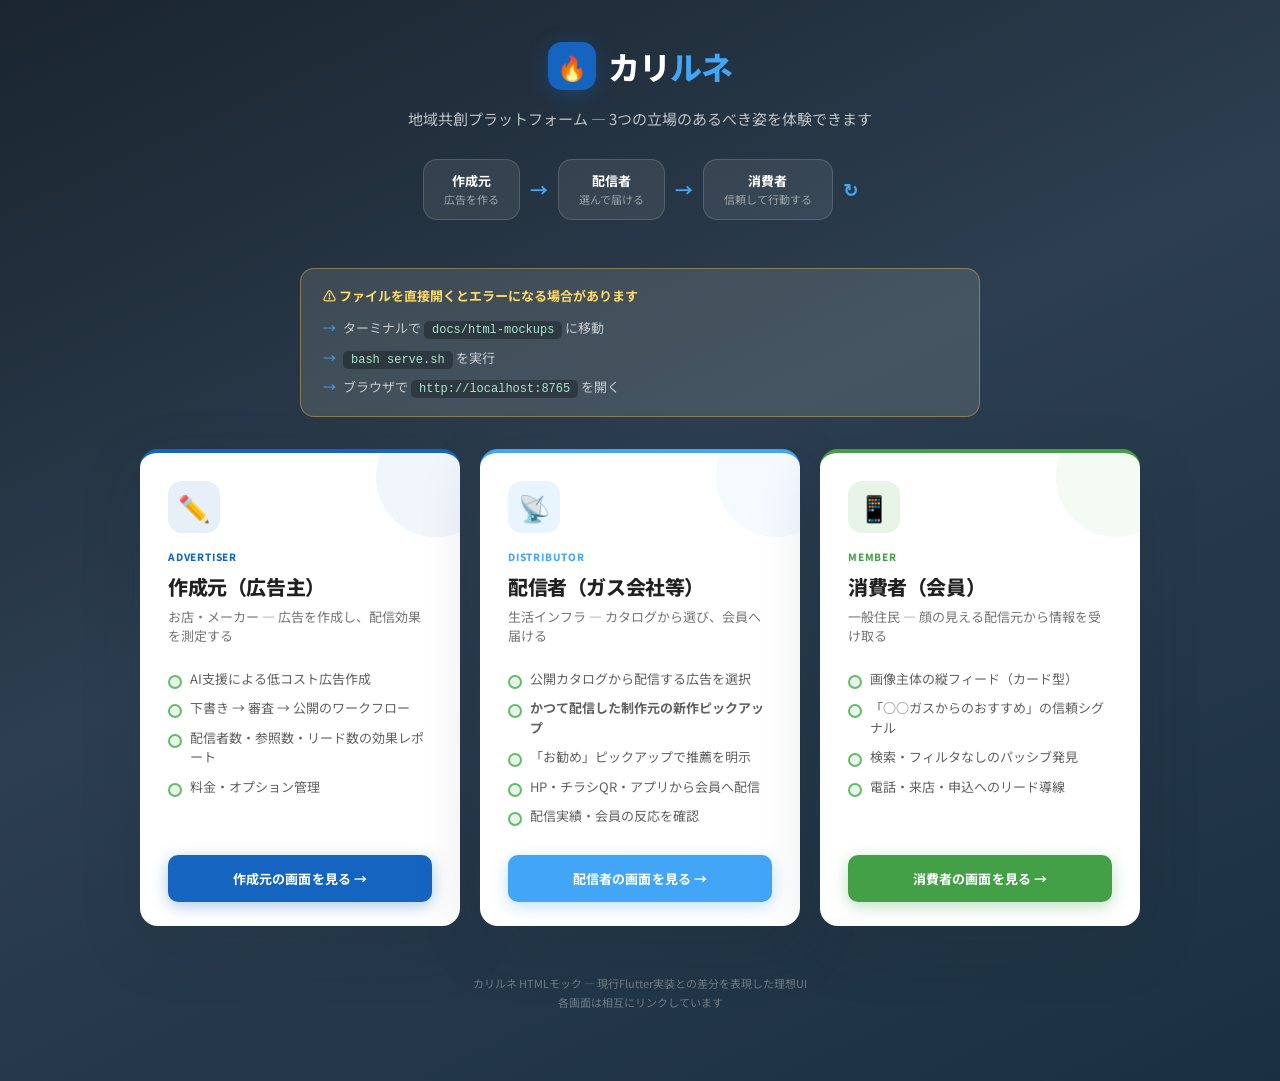
<file: docs/html-mockups/index.html>
<!DOCTYPE html>
<html lang="ja">
<head>
  <meta charset="UTF-8">
  <meta name="viewport" content="width=device-width, initial-scale=1.0">
  <meta name="color-scheme" content="light">
  <title>カリルネ — あるべき姿モック</title>
  <link rel="stylesheet" href="css/common.css">
  <link rel="stylesheet" href="css/portal.css">
</head>
<body>
  <div class="portal">
    <header class="portal-header">
      <div class="logo">
        <div class="logo-icon">🔥</div>
        <div class="logo-text">カリ<span>ルネ</span></div>
      </div>
      <p class="tagline">地域共創プラットフォーム — 3つの立場のあるべき姿を体験できます</p>
      <div class="portal-ecosystem" aria-label="エコシステムの流れ">
        <div class="eco-node">作成元<small>広告を作る</small></div>
        <div class="eco-arrow" aria-hidden="true">→</div>
        <div class="eco-node">配信者<small>選んで届ける</small></div>
        <div class="eco-arrow" aria-hidden="true">→</div>
        <div class="eco-node">消費者<small>信頼して行動する</small></div>
        <div class="eco-arrow" aria-hidden="true">↻</div>
      </div>
    </header>

    <div class="portal-notice" role="note">
      <strong>⚠️ ファイルを直接開くとエラーになる場合があります</strong>
      <ul class="notice-steps">
        <li>ターミナルで <code>docs/html-mockups</code> に移動</li>
        <li><code>bash serve.sh</code> を実行</li>
        <li>ブラウザで <code>http://localhost:8765</code> を開く</li>
      </ul>
    </div>

    <div class="role-cards">
      <article class="role-card creator">
        <div class="card-icon" aria-hidden="true">✏️</div>
        <div class="role-label">Advertiser</div>
        <h2>作成元（広告主）</h2>
        <p class="subtitle">お店・メーカー — 広告を作成し、配信効果を測定する</p>
        <ul>
          <li>AI支援による低コスト広告作成</li>
          <li>下書き → 審査 → 公開のワークフロー</li>
          <li>配信者数・参照数・リード数の効果レポート</li>
          <li>料金・オプション管理</li>
        </ul>
        <a href="advertiser.html" class="card-btn">作成元の画面を見る →</a>
      </article>

      <article class="role-card distributor">
        <div class="card-icon" aria-hidden="true">📡</div>
        <div class="role-label">Distributor</div>
        <h2>配信者（ガス会社等）</h2>
        <p class="subtitle">生活インフラ — カタログから選び、会員へ届ける</p>
        <ul>
          <li>公開カタログから配信する広告を選択</li>
          <li><strong>かつて配信した制作元の新作ピックアップ</strong></li>
          <li>「お勧め」ピックアップで推薦を明示</li>
          <li>HP・チラシQR・アプリから会員へ配信</li>
          <li>配信実績・会員の反応を確認</li>
        </ul>
        <a href="distributor-pick.html" class="card-btn">配信者の画面を見る →</a>
      </article>

      <article class="role-card consumer">
        <div class="card-icon" aria-hidden="true">📱</div>
        <div class="role-label">Member</div>
        <h2>消費者（会員）</h2>
        <p class="subtitle">一般住民 — 顔の見える配信元から情報を受け取る</p>
        <ul>
          <li>画像主体の縦フィード（カード型）</li>
          <li>「○○ガスからのおすすめ」の信頼シグナル</li>
          <li>検索・フィルタなしのパッシブ発見</li>
          <li>電話・来店・申込へのリード導線</li>
        </ul>
        <a href="consumer.html" class="card-btn">消費者の画面を見る →</a>
      </article>
    </div>

    <footer class="portal-footer">
      カリルネ HTMLモック — 現行Flutter実装との差分を表現した理想UI<br>
      各画面は相互にリンクしています
    </footer>
  </div>
</body>
</html>
</file>
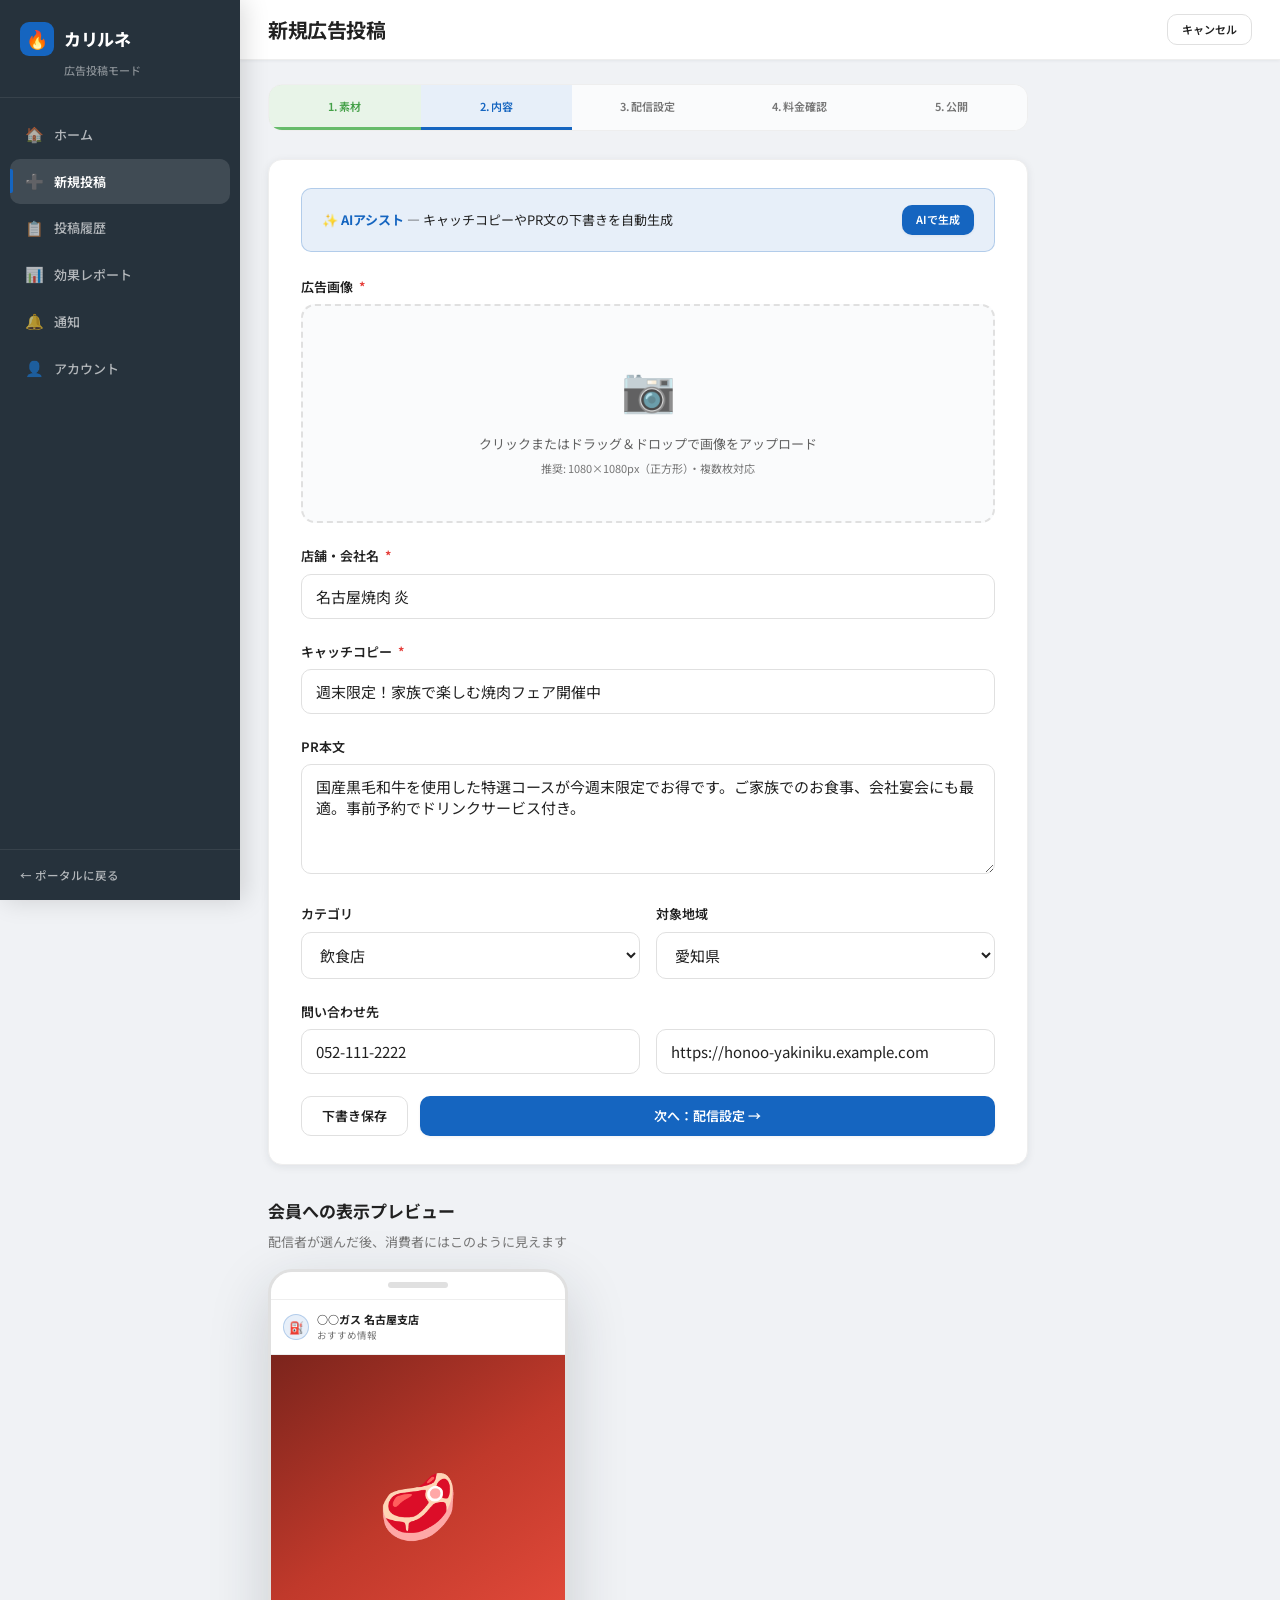
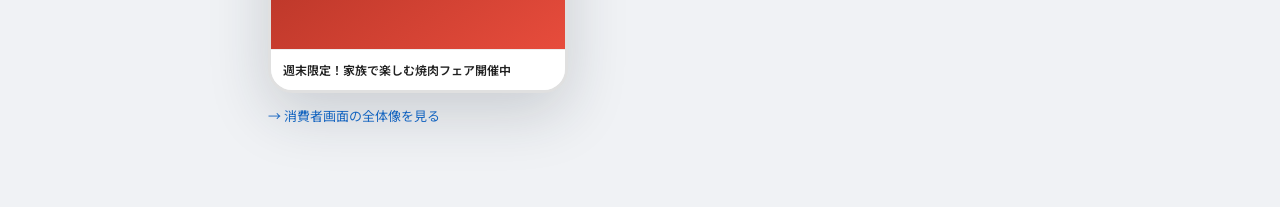
<file: docs/html-mockups/advertiser-create.html>
<!DOCTYPE html>
<html lang="ja">
<head>
  <meta charset="UTF-8">
  <meta name="viewport" content="width=device-width, initial-scale=1.0">
  <title>新規投稿 — 作成元 — カリルネ</title>
  <link rel="stylesheet" href="css/common.css">
  <link rel="stylesheet" href="css/operator.css">
</head>
<body>
  <div class="app-layout">
    <aside class="sidebar" id="sidebar">
      <div class="sidebar-brand">
        <div class="logo-row"><div class="logo-icon">🔥</div>カリルネ</div>
        <span class="mode-label">広告投稿モード</span>
      </div>
      <nav class="sidebar-nav">
        <a href="advertiser.html"><span class="nav-icon">🏠</span> ホーム</a>
        <a href="advertiser-create.html" class="active"><span class="nav-icon">➕</span> 新規投稿</a>
        <a href="advertiser.html#history"><span class="nav-icon">📋</span> 投稿履歴</a>
        <a href="advertiser.html#report"><span class="nav-icon">📊</span> 効果レポート</a>
        <a href="#"><span class="nav-icon">🔔</span> 通知</a>
        <a href="#"><span class="nav-icon">👤</span> アカウント</a>
      </nav>
      <div class="sidebar-footer"><a href="index.html">← ポータルに戻る</a></div>
    </aside>

    <main class="main-content">
      <header class="topbar">
        <div style="display:flex;align-items:center;gap:12px">
          <button class="mobile-nav-toggle" onclick="document.getElementById('sidebar').classList.toggle('open')">☰</button>
          <h1>新規広告投稿</h1>
        </div>
        <a href="advertiser.html" class="btn btn-outline btn-sm">キャンセル</a>
      </header>

      <div class="page-body">
        <div class="step-indicator" aria-label="投稿ステップ">
          <div class="step done">1. 素材</div>
          <div class="step current">2. 内容</div>
          <div class="step">3. 配信設定</div>
          <div class="step">4. 料金確認</div>
          <div class="step">5. 公開</div>
        </div>

        <div class="form-card">
          <div class="ai-banner">
            <p>✨ <strong>AIアシスト</strong> — キャッチコピーやPR文の下書きを自動生成</p>
            <button class="btn btn-accent btn-sm">AIで生成</button>
          </div>

          <div class="form-group">
            <label>広告画像 <span class="required">*</span></label>
            <div class="upload-zone" role="button" tabindex="0">
              <div class="upload-icon">📷</div>
              <p>クリックまたはドラッグ＆ドロップで画像をアップロード</p>
              <small>推奨: 1080×1080px（正方形）・複数枚対応</small>
            </div>
          </div>

          <div class="form-group">
            <label for="company">店舗・会社名 <span class="required">*</span></label>
            <input id="company" type="text" value="名古屋焼肉 炎">
          </div>

          <div class="form-group">
            <label for="catch">キャッチコピー <span class="required">*</span></label>
            <input id="catch" type="text" value="週末限定！家族で楽しむ焼肉フェア開催中">
          </div>

          <div class="form-group">
            <label for="pr">PR本文</label>
            <textarea id="pr">国産黒毛和牛を使用した特選コースが今週末限定でお得です。ご家族でのお食事、会社宴会にも最適。事前予約でドリンクサービス付き。</textarea>
          </div>

          <div class="form-row">
            <div class="form-group">
              <label for="category">カテゴリ</label>
              <select id="category">
                <option>飲食店</option>
                <option>生活雑貨</option>
                <option>美容・健康</option>
                <option>ガス・設備</option>
              </select>
            </div>
            <div class="form-group">
              <label for="area">対象地域</label>
              <select id="area">
                <option>愛知県</option>
                <option>岐阜県</option>
                <option>三重県</option>
              </select>
            </div>
          </div>

          <div class="form-group">
            <label>問い合わせ先</label>
            <div class="form-row">
              <input type="tel" value="052-111-2222" placeholder="電話番号" aria-label="電話番号">
              <input type="url" value="https://honoo-yakiniku.example.com" placeholder="Webサイト" aria-label="Webサイト">
            </div>
          </div>

          <div style="display:flex;gap:12px;margin-top:8px">
            <button class="btn btn-outline">下書き保存</button>
            <button class="btn btn-primary" style="flex:1">次へ：配信設定 →</button>
          </div>
        </div>

        <div class="preview-frame-wrap">
          <h2>会員への表示プレビュー</h2>
          <p>配信者が選んだ後、消費者にはこのように見えます</p>
          <div class="phone-frame">
            <div class="phone-notch"></div>
            <div class="phone-frame-header">
              <div class="mini-avatar">⛽</div>
              <div>
                <div class="mini-name">○○ガス 名古屋支店</div>
                <div class="mini-sub">おすすめ情報</div>
              </div>
            </div>
            <div class="phone-frame-image thumb-1">🥩</div>
            <div class="phone-frame-caption">週末限定！家族で楽しむ焼肉フェア開催中</div>
          </div>
          <p style="margin-top:12px;font-size:var(--text-sm)">
            <a href="consumer.html">→ 消費者画面の全体像を見る</a>
          </p>
        </div>
      </div>
    </main>
  </div>
</body>
</html>
</file>
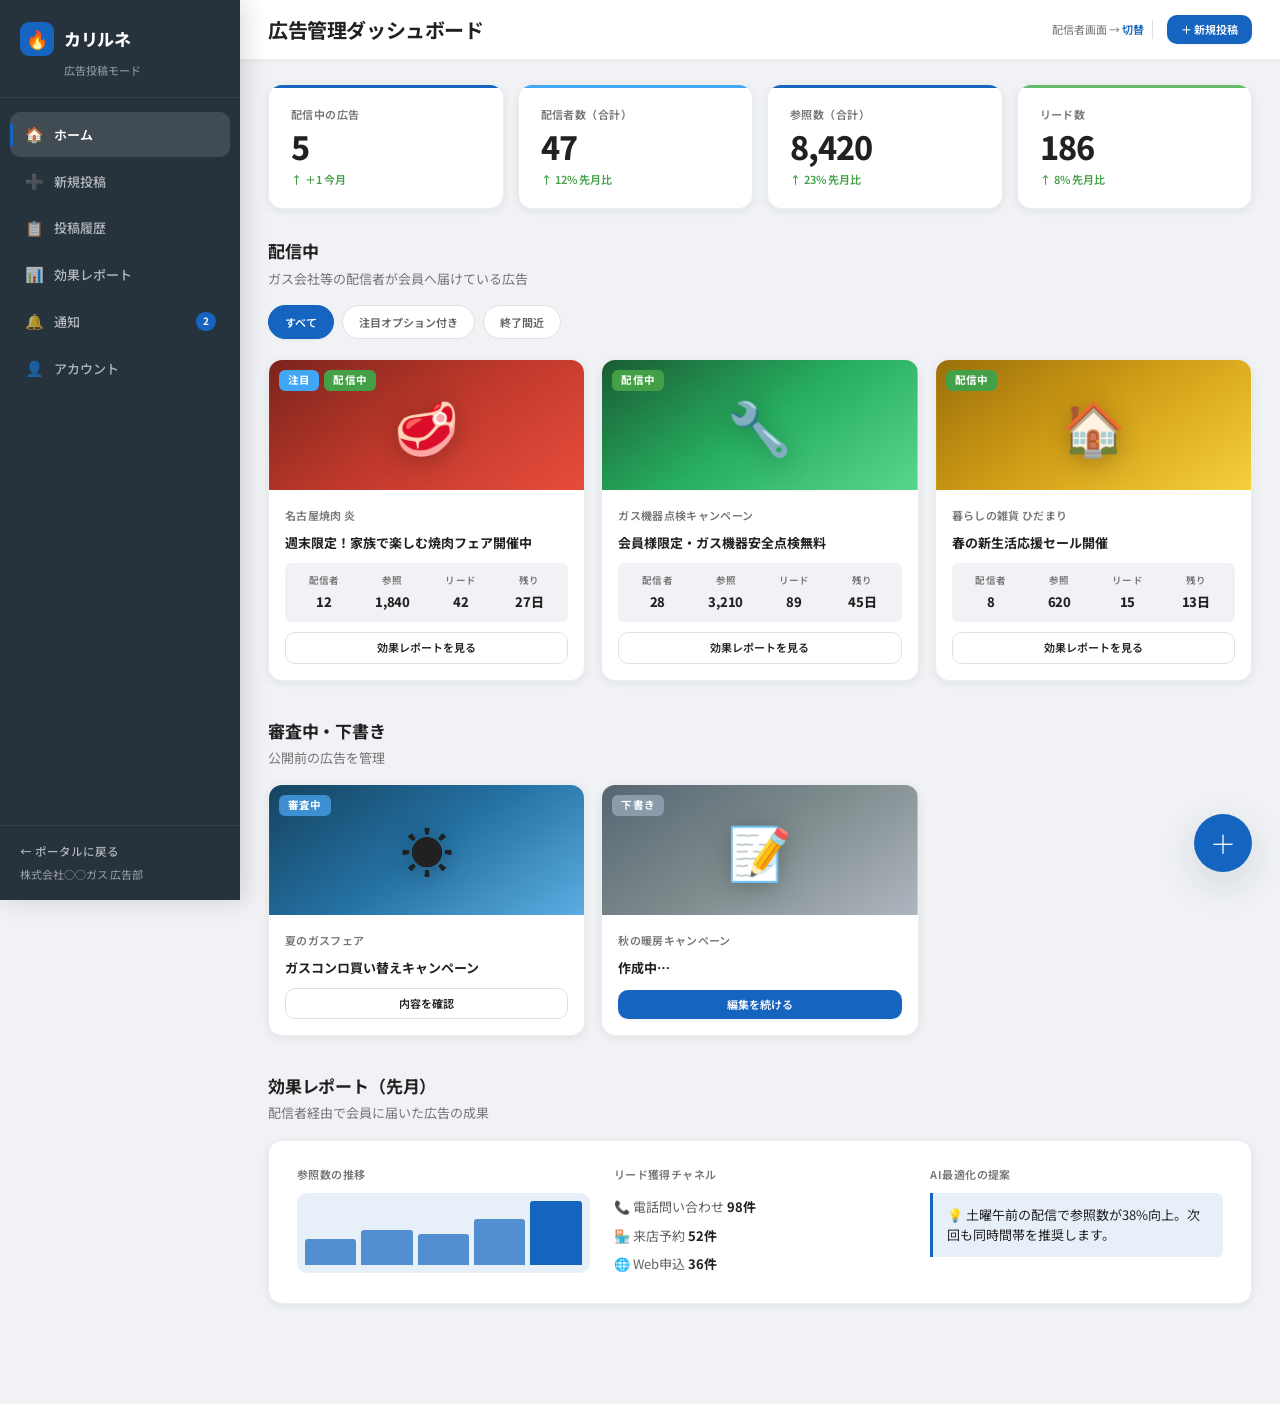
<file: docs/html-mockups/advertiser.html>
<!DOCTYPE html>
<html lang="ja">
<head>
  <meta charset="UTF-8">
  <meta name="viewport" content="width=device-width, initial-scale=1.0">
  <title>広告管理 — 作成元 — カリルネ</title>
  <link rel="stylesheet" href="css/common.css">
  <link rel="stylesheet" href="css/operator.css">
</head>
<body>
  <div class="app-layout">
    <aside class="sidebar" id="sidebar">
      <div class="sidebar-brand">
        <div class="logo-row">
          <div class="logo-icon">🔥</div>
          カリルネ
        </div>
        <span class="mode-label">広告投稿モード</span>
      </div>
      <nav class="sidebar-nav" aria-label="メインナビゲーション">
        <a href="advertiser.html" class="active"><span class="nav-icon">🏠</span> ホーム</a>
        <a href="advertiser-create.html"><span class="nav-icon">➕</span> 新規投稿</a>
        <a href="advertiser.html#history"><span class="nav-icon">📋</span> 投稿履歴</a>
        <a href="advertiser.html#report"><span class="nav-icon">📊</span> 効果レポート</a>
        <a href="#"><span class="nav-icon">🔔</span> 通知 <span class="badge-count">2</span></a>
        <a href="#"><span class="nav-icon">👤</span> アカウント</a>
      </nav>
      <div class="sidebar-footer">
        <a href="index.html">← ポータルに戻る</a>
        <div class="org-name">株式会社○○ガス 広告部</div>
      </div>
    </aside>

    <main class="main-content">
      <header class="topbar">
        <div style="display:flex;align-items:center;gap:12px">
          <button class="mobile-nav-toggle" onclick="document.getElementById('sidebar').classList.toggle('open')" aria-label="メニュー">☰</button>
          <h1>広告管理ダッシュボード</h1>
        </div>
        <div class="topbar-actions">
          <span class="role-switch">配信者画面 → <a href="distributor.html">切替</a></span>
          <a href="advertiser-create.html" class="btn btn-accent btn-sm">＋ 新規投稿</a>
        </div>
      </header>

      <div class="page-body">
        <div class="stats-grid">
          <div class="stat-card">
            <div class="label">配信中の広告</div>
            <div class="value">5</div>
            <div class="delta">＋1 今月</div>
          </div>
          <div class="stat-card accent">
            <div class="label">配信者数（合計）</div>
            <div class="value">47</div>
            <div class="delta">12% 先月比</div>
          </div>
          <div class="stat-card">
            <div class="label">参照数（合計）</div>
            <div class="value">8,420</div>
            <div class="delta">23% 先月比</div>
          </div>
          <div class="stat-card green">
            <div class="label">リード数</div>
            <div class="value">186</div>
            <div class="delta">8% 先月比</div>
          </div>
        </div>

        <section class="section" id="active">
          <div class="section-header">
            <div>
              <h2>配信中</h2>
              <p>ガス会社等の配信者が会員へ届けている広告</p>
            </div>
          </div>
          <div class="filter-bar" role="group" aria-label="フィルター">
            <span class="chip active">すべて</span>
            <span class="chip">注目オプション付き</span>
            <span class="chip">終了間近</span>
          </div>
          <div class="ad-grid">
            <article class="op-ad-card">
              <div class="op-ad-thumb thumb-1 thumb-emoji" data-emoji="🥩">
                <div class="badges">
                  <span class="badge badge-spotlight">注目</span>
                  <span class="badge badge-active">配信中</span>
                </div>
              </div>
              <div class="op-ad-body">
                <div class="company">名古屋焼肉 炎</div>
                <div class="catch">週末限定！家族で楽しむ焼肉フェア開催中</div>
                <div class="op-ad-stats">
                  <div><div class="s-label">配信者</div><div class="s-val">12</div></div>
                  <div><div class="s-label">参照</div><div class="s-val">1,840</div></div>
                  <div><div class="s-label">リード</div><div class="s-val">42</div></div>
                  <div><div class="s-label">残り</div><div class="s-val">27日</div></div>
                </div>
                <button class="btn btn-outline btn-sm btn-block">効果レポートを見る</button>
              </div>
            </article>

            <article class="op-ad-card">
              <div class="op-ad-thumb thumb-3 thumb-emoji" data-emoji="🔧">
                <div class="badges"><span class="badge badge-active">配信中</span></div>
              </div>
              <div class="op-ad-body">
                <div class="company">ガス機器点検キャンペーン</div>
                <div class="catch">会員様限定・ガス機器安全点検無料</div>
                <div class="op-ad-stats">
                  <div><div class="s-label">配信者</div><div class="s-val">28</div></div>
                  <div><div class="s-label">参照</div><div class="s-val">3,210</div></div>
                  <div><div class="s-label">リード</div><div class="s-val">89</div></div>
                  <div><div class="s-label">残り</div><div class="s-val">45日</div></div>
                </div>
                <button class="btn btn-outline btn-sm btn-block">効果レポートを見る</button>
              </div>
            </article>

            <article class="op-ad-card">
              <div class="op-ad-thumb thumb-2 thumb-emoji" data-emoji="🏠">
                <div class="badges"><span class="badge badge-active">配信中</span></div>
              </div>
              <div class="op-ad-body">
                <div class="company">暮らしの雑貨 ひだまり</div>
                <div class="catch">春の新生活応援セール開催</div>
                <div class="op-ad-stats">
                  <div><div class="s-label">配信者</div><div class="s-val">8</div></div>
                  <div><div class="s-label">参照</div><div class="s-val">620</div></div>
                  <div><div class="s-label">リード</div><div class="s-val">15</div></div>
                  <div><div class="s-label">残り</div><div class="s-val">13日</div></div>
                </div>
                <button class="btn btn-outline btn-sm btn-block">効果レポートを見る</button>
              </div>
            </article>
          </div>
        </section>

        <section class="section" id="history">
          <div class="section-header">
            <div>
              <h2>審査中・下書き</h2>
              <p>公開前の広告を管理</p>
            </div>
          </div>
          <div class="ad-grid">
            <article class="op-ad-card">
              <div class="op-ad-thumb thumb-4 thumb-emoji" data-emoji="☀️">
                <div class="badges"><span class="badge badge-pending">審査中</span></div>
              </div>
              <div class="op-ad-body">
                <div class="company">夏のガスフェア</div>
                <div class="catch">ガスコンロ買い替えキャンペーン</div>
                <button class="btn btn-outline btn-sm btn-block">内容を確認</button>
              </div>
            </article>
            <article class="op-ad-card">
              <div class="op-ad-thumb thumb-6 thumb-emoji" data-emoji="📝">
                <div class="badges"><span class="badge badge-draft">下書き</span></div>
              </div>
              <div class="op-ad-body">
                <div class="company">秋の暖房キャンペーン</div>
                <div class="catch">作成中…</div>
                <a href="advertiser-create.html" class="btn btn-primary btn-sm btn-block">編集を続ける</a>
              </div>
            </article>
          </div>
        </section>

        <section class="section" id="report">
          <div class="section-header">
            <div>
              <h2>効果レポート（先月）</h2>
              <p>配信者経由で会員に届いた広告の成果</p>
            </div>
          </div>
          <div class="report-card">
            <div class="report-grid">
              <div class="report-block">
                <div class="report-label">参照数の推移</div>
                <div class="bar-chart" aria-hidden="true">
                  <div class="bar" style="height:40%"></div>
                  <div class="bar" style="height:55%"></div>
                  <div class="bar" style="height:48%"></div>
                  <div class="bar" style="height:72%"></div>
                  <div class="bar" style="height:100%"></div>
                </div>
              </div>
              <div class="report-block">
                <div class="report-label">リード獲得チャネル</div>
                <div style="font-size:var(--text-sm);line-height:2.2;color:var(--text-secondary)">
                  📞 電話問い合わせ <strong style="color:var(--text)">98件</strong><br>
                  🏪 来店予約 <strong style="color:var(--text)">52件</strong><br>
                  🌐 Web申込 <strong style="color:var(--text)">36件</strong>
                </div>
              </div>
              <div class="report-block">
                <div class="report-label">AI最適化の提案</div>
                <div class="ai-tip">
                  💡 土曜午前の配信で参照数が38%向上。次回も同時間帯を推奨します。
                </div>
              </div>
            </div>
          </div>
        </section>
      </div>

      <a href="advertiser-create.html" class="fab" title="新規投稿" aria-label="新規投稿">＋</a>
    </main>
  </div>
  <script>
    document.querySelectorAll('.chip').forEach(c => {
      c.addEventListener('click', () => {
        c.closest('.filter-bar').querySelectorAll('.chip').forEach(x => x.classList.remove('active'));
        c.classList.add('active');
      });
    });
  </script>
</body>
</html>
</file>
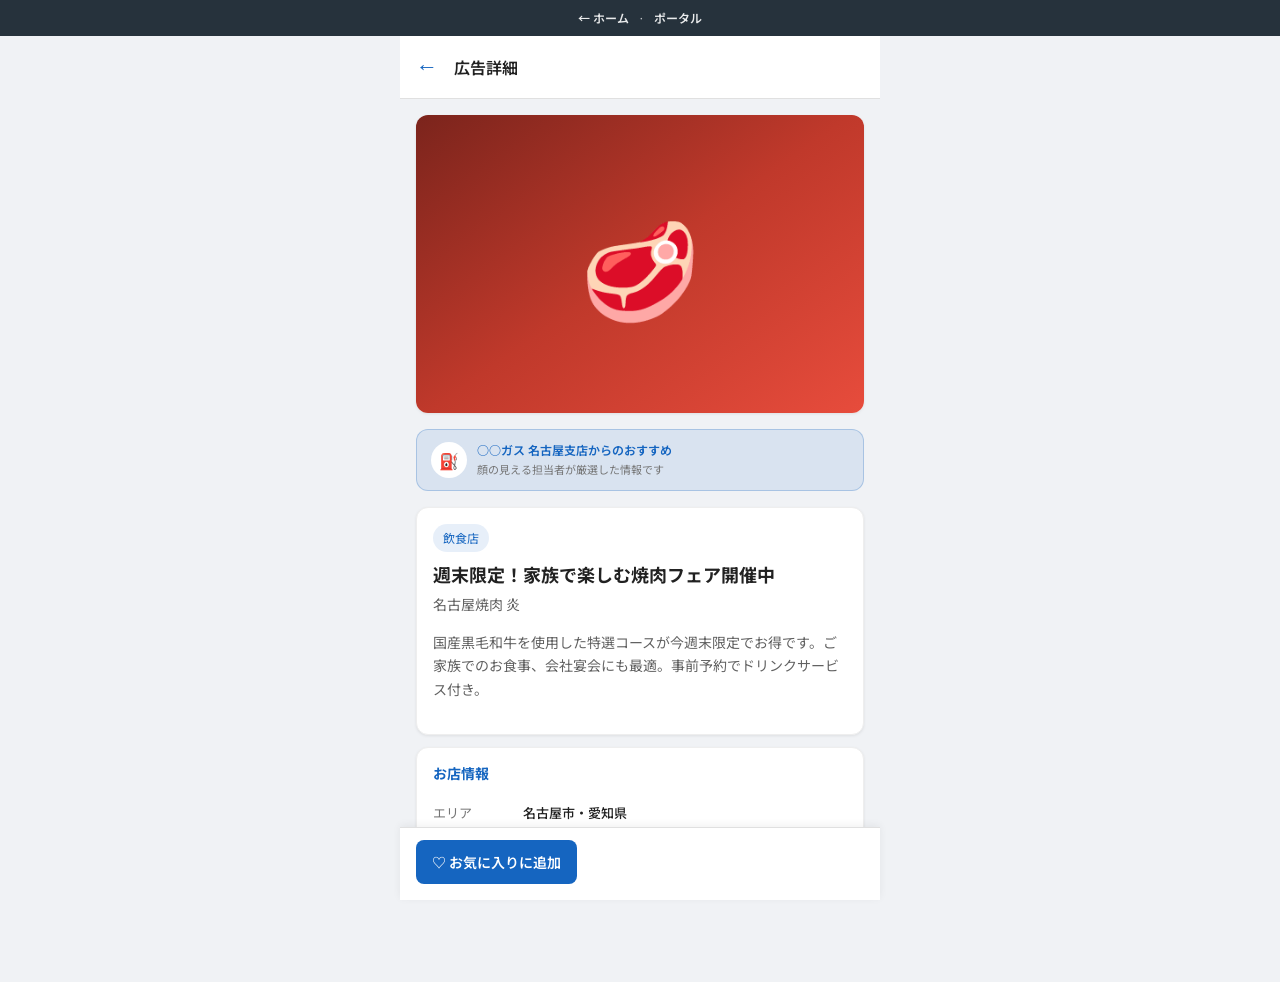
<file: docs/html-mockups/consumer-detail.html>
<!DOCTYPE html>
<html lang="ja">
<head>
  <meta charset="UTF-8">
  <meta name="viewport" content="width=device-width, initial-scale=1.0, viewport-fit=cover">
  <meta name="theme-color" content="#1565C0">
  <title>広告詳細 — カリルネ</title>
  <link rel="stylesheet" href="css/common.css">
  <link rel="stylesheet" href="css/consumer.css">
</head>
<body class="detail-page">

  <div class="mock-link-bar">
    <a href="consumer.html">← ホーム</a> ·
    <a href="index.html">ポータル</a>
  </div>

  <div class="detail-app">
    <header class="detail-appbar">
      <button class="back-btn" onclick="history.back()" aria-label="戻る">←</button>
      <h1>広告詳細</h1>
    </header>

    <div class="detail-scroll">
      <div class="detail-image-wrap">
        <div class="detail-image thumb-1" id="hero">
          <div class="emoji-hero" id="emoji" aria-hidden="true">🥩</div>
        </div>
      </div>

      <div class="detail-trust">
        <div class="trust-avatar" aria-hidden="true">⛽</div>
        <div>
          <div class="trust-text">○○ガス 名古屋支店からのおすすめ</div>
          <div class="trust-sub">顔の見える担当者が厳選した情報です</div>
        </div>
      </div>

      <div class="detail-content-card">
        <span class="category-chip" id="category">飲食店</span>
        <h2 id="title">週末限定！家族で楽しむ焼肉フェア開催中</h2>
        <div class="company" id="company">名古屋焼肉 炎</div>
        <p class="pr" id="pr">
          国産黒毛和牛を使用した特選コースが今週末限定でお得です。
          ご家族でのお食事、会社宴会にも最適。
          事前予約でドリンクサービス付き。
        </p>
      </div>

      <div class="detail-info-card">
        <div class="info-title">お店情報</div>
        <div class="info-row">
          <span class="label">エリア</span>
          <span class="value" id="area">名古屋市・愛知県</span>
        </div>
        <div class="info-row">
          <span class="label">電話</span>
          <span class="value" id="tel">052-111-2222</span>
        </div>
      </div>
    </div>

    <div class="detail-bottom-bar">
      <button class="btn-favorite" id="favBtn" onclick="toggleSave()">♡ お気に入りに追加</button>
    </div>
  </div>

  <script>
    const ads = {
      '1': {
        emoji: '🥩', bg: 'thumb-1',
        title: '週末限定！家族で楽しむ焼肉フェア開催中',
        company: '名古屋焼肉 炎',
        pr: '国産黒毛和牛を使用した特選コースが今週末限定でお得です。ご家族でのお食事、会社宴会にも最適。事前予約でドリンクサービス付き。',
        category: '飲食店', area: '名古屋市・愛知県', tel: '052-111-2222'
      },
      '2': {
        emoji: '🔧', bg: 'thumb-2',
        title: '会員様限定・ガス機器安全点検無料',
        company: '○○ガス 名古屋支店',
        pr: 'お住まいのガス機器を無料点検いたします。安全・安心なガス生活のために、お気軽にお申し込みください。',
        category: 'ガス・設備', area: '名古屋市・愛知県', tel: '052-000-0000'
      },
      '3': {
        emoji: '🏠', bg: 'thumb-3',
        title: '春の新生活応援セール開催',
        company: '暮らしの雑貨 ひだまり',
        pr: 'キッチン用品から収納グッズまで最大30%OFF。駅前店・オンラインショップ同時開催中。',
        category: '生活雑貨', area: '岐阜県各所', tel: '058-000-0000'
      }
    };

    const id = new URLSearchParams(location.search).get('id') || '1';
    const ad = ads[id] || ads['1'];
    const hero = document.getElementById('hero');
    hero.className = 'detail-image ' + ad.bg;
    document.getElementById('emoji').textContent = ad.emoji;
    document.getElementById('title').textContent = ad.title;
    document.getElementById('company').textContent = ad.company;
    document.getElementById('pr').textContent = ad.pr;
    document.getElementById('category').textContent = ad.category;
    document.getElementById('area').textContent = ad.area;
    document.getElementById('tel').textContent = ad.tel;

    function toggleSave() {
      const btn = document.getElementById('favBtn');
      const saved = btn.classList.toggle('saved');
      btn.textContent = saved ? '♥ お気に入り済み' : '♡ お気に入りに追加';
    }
  </script>
</body>
</html>
</file>
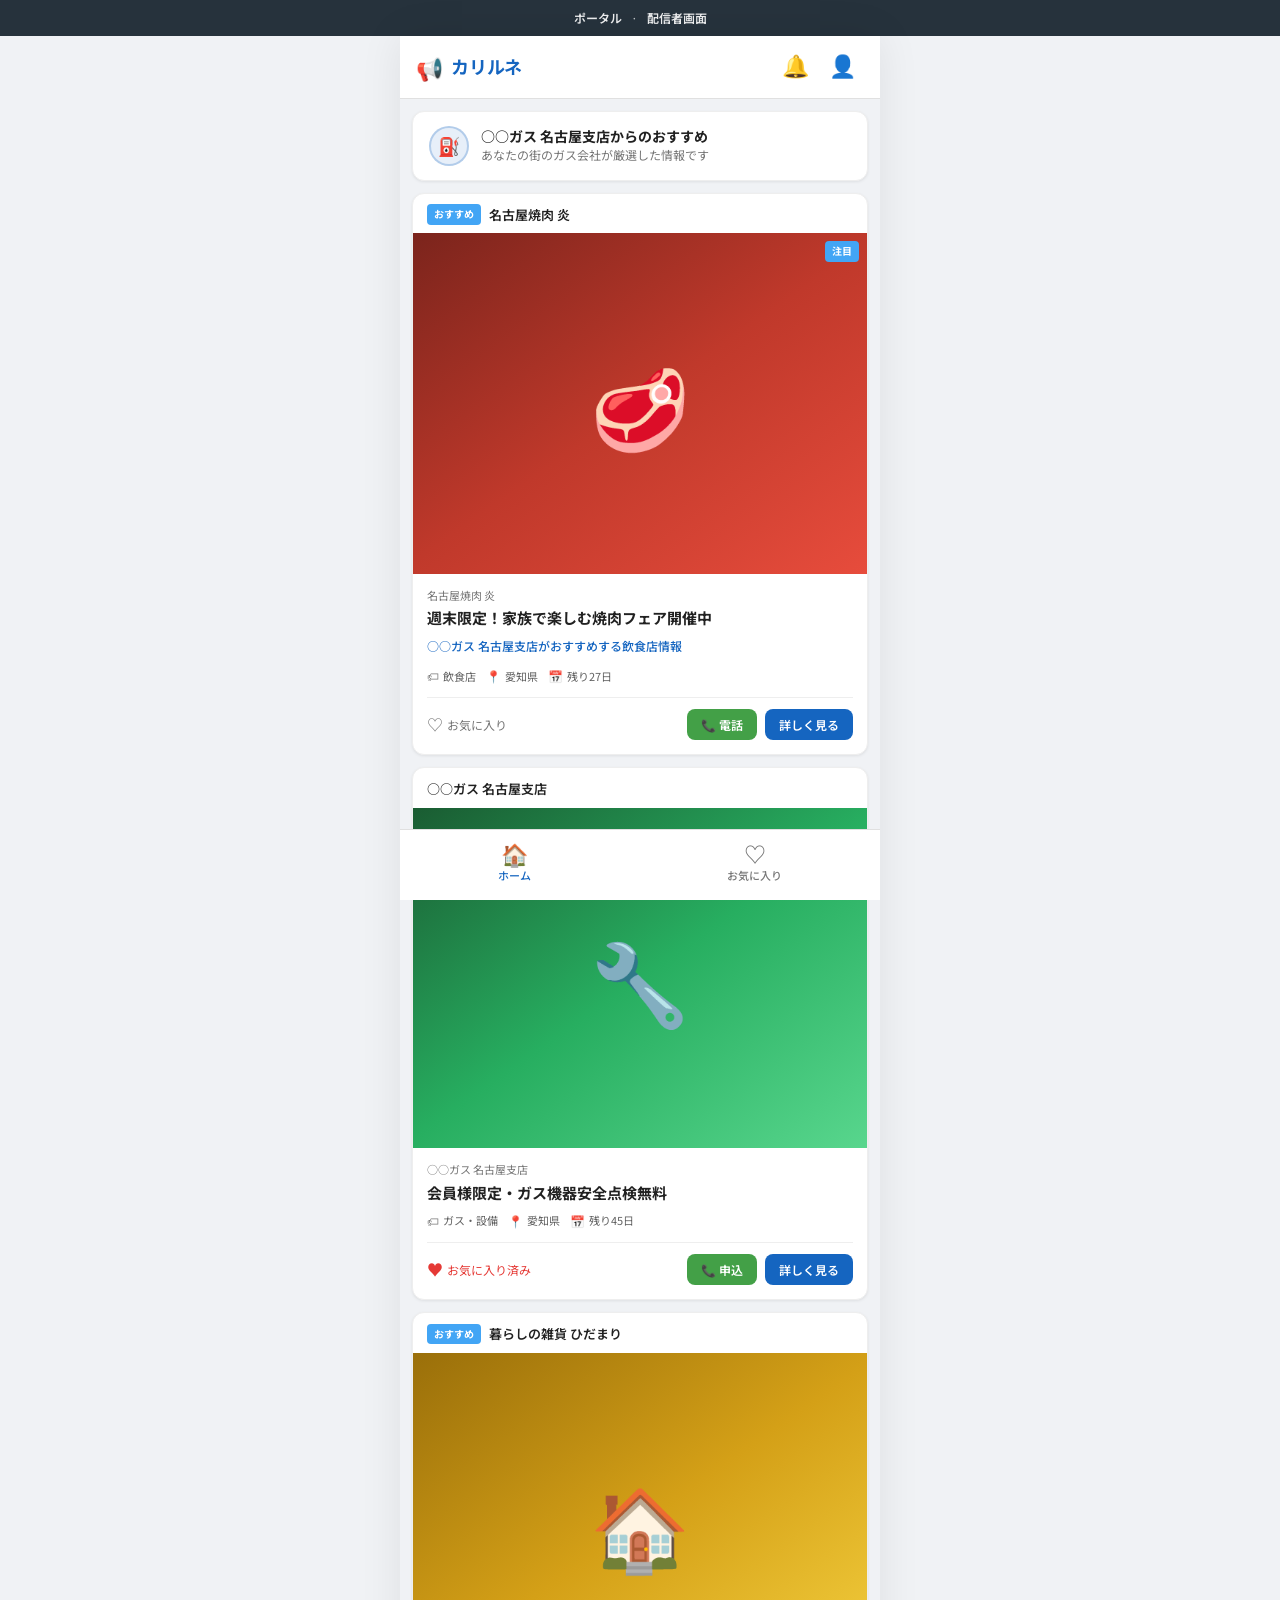
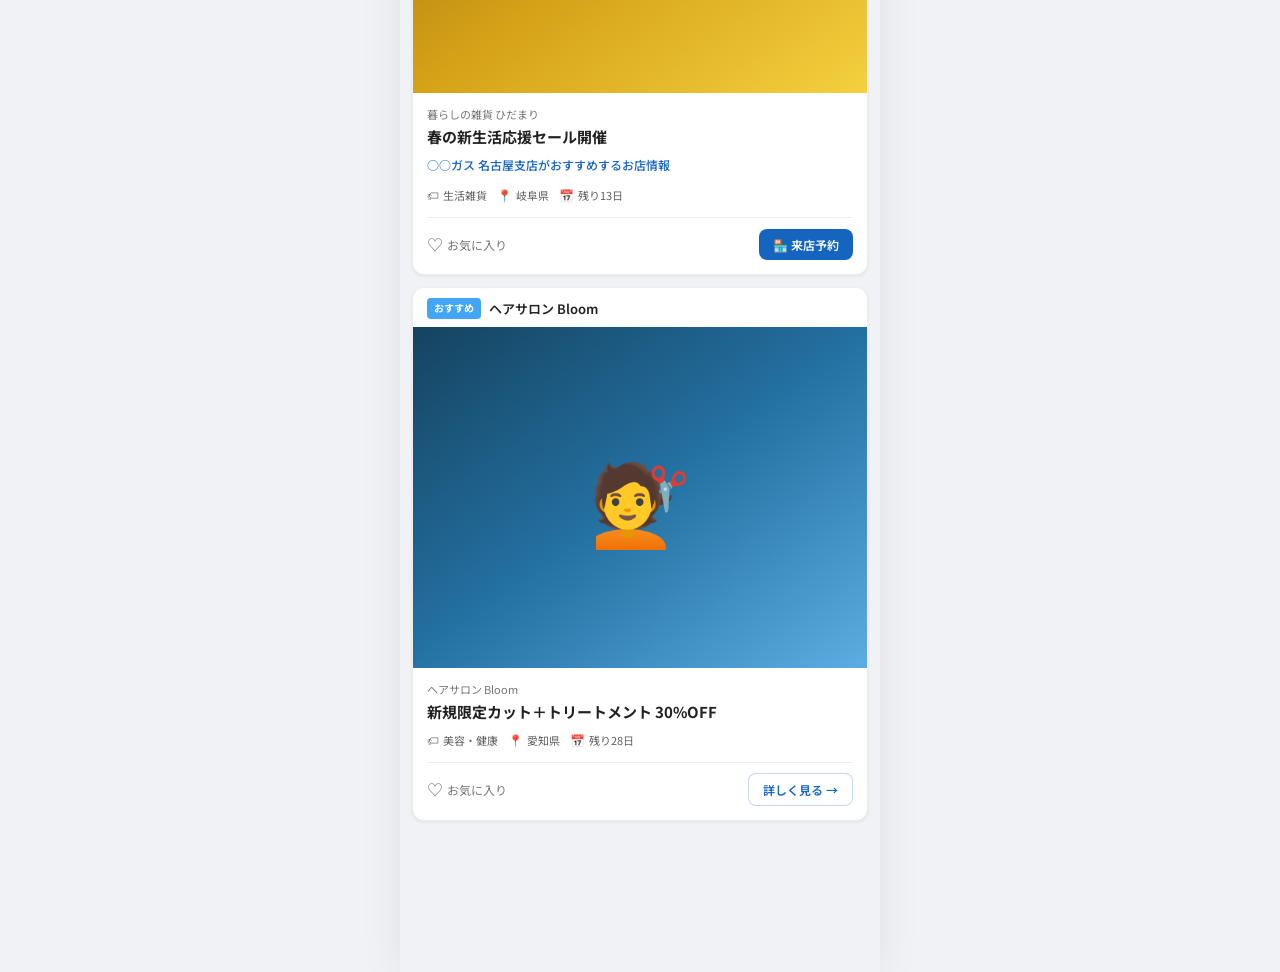
<file: docs/html-mockups/consumer.html>
<!DOCTYPE html>
<html lang="ja">
<head>
  <meta charset="UTF-8">
  <meta name="viewport" content="width=device-width, initial-scale=1.0, viewport-fit=cover">
  <meta name="theme-color" content="#1565C0">
  <meta name="color-scheme" content="light">
  <title>ホーム — カリルネ</title>
  <link rel="stylesheet" href="css/common.css">
  <link rel="stylesheet" href="css/consumer.css">
</head>
<body class="consumer-page">

  <div class="mock-link-bar">
    <a href="index.html">ポータル</a> ·
    <a href="distributor.html">配信者画面</a>
  </div>

  <div class="member-app">
    <!-- AppBar（Flutter AppShell 準拠） -->
    <header class="member-appbar">
      <div class="member-appbar-inner">
        <div class="brand">
          <span class="brand-icon" aria-hidden="true">📢</span>
          <span class="brand-name">カリルネ</span>
        </div>
        <div class="actions">
          <button class="icon-btn" aria-label="通知">🔔</button>
          <button class="icon-btn" aria-label="アカウント">👤</button>
        </div>
      </div>
    </header>

    <!-- 配信元の信頼シグナル -->
    <div class="distributor-banner">
      <div class="avatar" aria-hidden="true">⛽</div>
      <div>
        <div class="name">○○ガス 名古屋支店からのおすすめ</div>
        <div class="tagline">あなたの街のガス会社が厳選した情報です</div>
      </div>
    </div>

    <!-- 縦フィード（画像主体・ストーリーなし） -->
    <main class="feed-scroll">

      <article class="feed-card">
        <div class="feed-card-header">
          <div class="left">
            <span class="badge-rec">おすすめ</span>
            <span class="shop-name">名古屋焼肉 炎</span>
          </div>
        </div>
        <a href="consumer-detail.html?id=1" class="feed-image-link">
          <div class="feed-image thumb-1">
            <span class="spotlight-badge badge-spotlight">注目</span>
            <div class="emoji-hero" aria-hidden="true">🥩</div>
          </div>
        </a>
        <div class="feed-body">
          <div class="company">名古屋焼肉 炎</div>
          <div class="catchcopy">週末限定！家族で楽しむ焼肉フェア開催中</div>
          <div class="from-line">○○ガス 名古屋支店がおすすめする飲食店情報</div>
          <div class="feed-meta">
            <span class="meta-item"><span class="meta-icon">🏷</span>飲食店</span>
            <span class="meta-item"><span class="meta-icon">📍</span>愛知県</span>
            <span class="meta-item"><span class="meta-icon">📅</span>残り27日</span>
          </div>
          <div class="feed-actions">
            <button class="favorite-btn" onclick="toggleFav(this)">
              <span class="heart">♡</span> お気に入り
            </button>
            <div class="feed-cta-group">
              <button class="btn-feed btn-feed-green" onclick="alert('052-111-2222（デモ）')">📞 電話</button>
              <button class="btn-feed btn-feed-primary" onclick="location.href='consumer-detail.html?id=1'">詳しく見る</button>
            </div>
          </div>
        </div>
      </article>

      <article class="feed-card">
        <div class="feed-card-header">
          <div class="left">
            <span class="shop-name">○○ガス 名古屋支店</span>
          </div>
        </div>
        <a href="consumer-detail.html?id=2" class="feed-image-link">
          <div class="feed-image thumb-2">
            <div class="emoji-hero" aria-hidden="true">🔧</div>
          </div>
        </a>
        <div class="feed-body">
          <div class="company">○○ガス 名古屋支店</div>
          <div class="catchcopy">会員様限定・ガス機器安全点検無料</div>
          <div class="feed-meta">
            <span class="meta-item"><span class="meta-icon">🏷</span>ガス・設備</span>
            <span class="meta-item"><span class="meta-icon">📍</span>愛知県</span>
            <span class="meta-item"><span class="meta-icon">📅</span>残り45日</span>
          </div>
          <div class="feed-actions">
            <button class="favorite-btn liked" onclick="toggleFav(this)">
              <span class="heart">♥</span> お気に入り済み
            </button>
            <div class="feed-cta-group">
              <button class="btn-feed btn-feed-green" onclick="alert('052-000-0000（デモ）')">📞 申込</button>
              <button class="btn-feed btn-feed-primary" onclick="location.href='consumer-detail.html?id=2'">詳しく見る</button>
            </div>
          </div>
        </div>
      </article>

      <article class="feed-card">
        <div class="feed-card-header">
          <div class="left">
            <span class="badge-rec">おすすめ</span>
            <span class="shop-name">暮らしの雑貨 ひだまり</span>
          </div>
        </div>
        <a href="consumer-detail.html?id=3" class="feed-image-link">
          <div class="feed-image thumb-3">
            <div class="emoji-hero" aria-hidden="true">🏠</div>
          </div>
        </a>
        <div class="feed-body">
          <div class="company">暮らしの雑貨 ひだまり</div>
          <div class="catchcopy">春の新生活応援セール開催</div>
          <div class="from-line">○○ガス 名古屋支店がおすすめするお店情報</div>
          <div class="feed-meta">
            <span class="meta-item"><span class="meta-icon">🏷</span>生活雑貨</span>
            <span class="meta-item"><span class="meta-icon">📍</span>岐阜県</span>
            <span class="meta-item"><span class="meta-icon">📅</span>残り13日</span>
          </div>
          <div class="feed-actions">
            <button class="favorite-btn" onclick="toggleFav(this)">
              <span class="heart">♡</span> お気に入り
            </button>
            <div class="feed-cta-group">
              <button class="btn-feed btn-feed-primary" onclick="alert('来店予約（デモ）')">🏪 来店予約</button>
            </div>
          </div>
        </div>
      </article>

      <article class="feed-card">
        <div class="feed-card-header">
          <div class="left">
            <span class="badge-rec">おすすめ</span>
            <span class="shop-name">ヘアサロン Bloom</span>
          </div>
        </div>
        <div class="feed-image thumb-4">
          <div class="emoji-hero" aria-hidden="true">💇</div>
        </div>
        <div class="feed-body">
          <div class="company">ヘアサロン Bloom</div>
          <div class="catchcopy">新規限定カット＋トリートメント 30%OFF</div>
          <div class="feed-meta">
            <span class="meta-item"><span class="meta-icon">🏷</span>美容・健康</span>
            <span class="meta-item"><span class="meta-icon">📍</span>愛知県</span>
            <span class="meta-item"><span class="meta-icon">📅</span>残り28日</span>
          </div>
          <div class="feed-actions">
            <button class="favorite-btn" onclick="toggleFav(this)">
              <span class="heart">♡</span> お気に入り
            </button>
            <div class="feed-cta-group">
              <button class="btn-feed btn-feed-outline">詳しく見る →</button>
            </div>
          </div>
        </div>
      </article>

    </main>

    <!-- ボトムナビ（Flutter memberNavItems: ホーム / お気に入り） -->
    <nav class="member-bottom-nav" aria-label="メインナビゲーション">
      <a href="consumer.html" class="active" aria-current="page">
        <span class="nav-icon">🏠</span>ホーム
      </a>
      <a href="consumer-saved.html">
        <span class="nav-icon">♡</span>お気に入り
      </a>
    </nav>
  </div>

  <script>
    function toggleFav(btn) {
      const liked = btn.classList.toggle('liked');
      btn.innerHTML = liked
        ? '<span class="heart">♥</span> お気に入り済み'
        : '<span class="heart">♡</span> お気に入り';
    }
  </script>
</body>
</html>
</file>
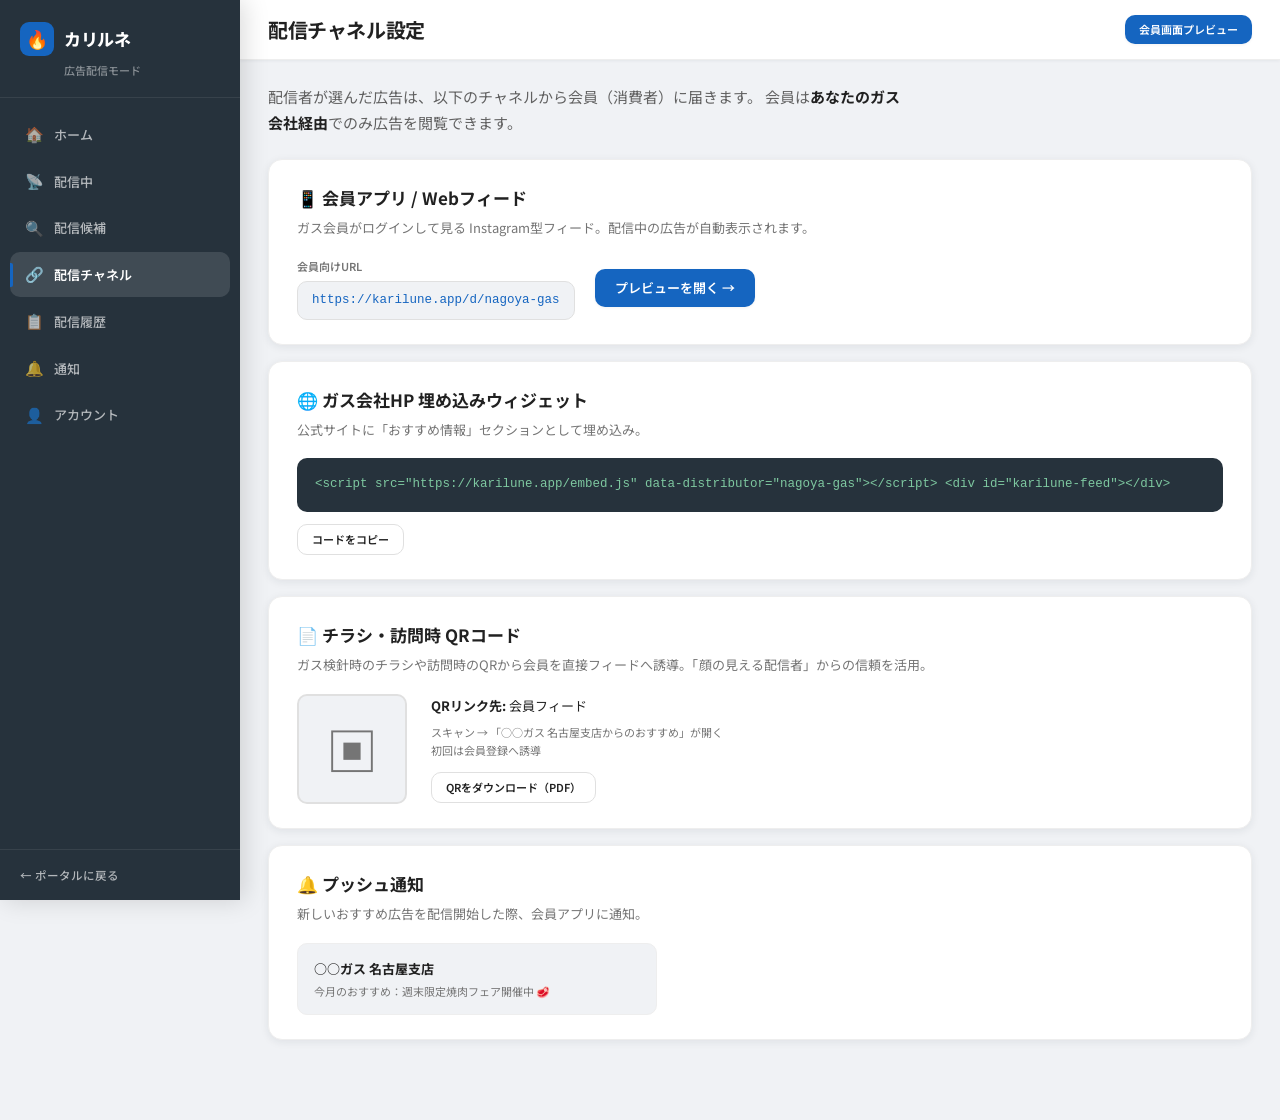
<file: docs/html-mockups/distributor-channels.html>
<!DOCTYPE html>
<html lang="ja">
<head>
  <meta charset="UTF-8">
  <meta name="viewport" content="width=device-width, initial-scale=1.0">
  <title>配信チャネル — 配信者 — カリルネ</title>
  <link rel="stylesheet" href="css/common.css">
  <link rel="stylesheet" href="css/operator.css">
</head>
<body>
  <div class="app-layout">
    <aside class="sidebar" id="sidebar">
      <div class="sidebar-brand">
        <div class="logo-row"><div class="logo-icon">🔥</div>カリルネ</div>
        <span class="mode-label">広告配信モード</span>
      </div>
      <nav class="sidebar-nav">
        <a href="distributor.html"><span class="nav-icon">🏠</span> ホーム</a>
        <a href="distributor.html#distributing"><span class="nav-icon">📡</span> 配信中</a>
        <a href="distributor.html#candidates"><span class="nav-icon">🔍</span> 配信候補</a>
        <a href="distributor-channels.html" class="active"><span class="nav-icon">🔗</span> 配信チャネル</a>
        <a href="distributor.html#history"><span class="nav-icon">📋</span> 配信履歴</a>
        <a href="#"><span class="nav-icon">🔔</span> 通知</a>
        <a href="#"><span class="nav-icon">👤</span> アカウント</a>
      </nav>
      <div class="sidebar-footer"><a href="index.html">← ポータルに戻る</a></div>
    </aside>

    <main class="main-content">
      <header class="topbar">
        <div style="display:flex;align-items:center;gap:12px">
          <button class="mobile-nav-toggle" onclick="document.getElementById('sidebar').classList.toggle('open')">☰</button>
          <h1>配信チャネル設定</h1>
        </div>
        <a href="consumer.html" class="btn btn-primary btn-sm">会員画面プレビュー</a>
      </header>

      <div class="page-body">
        <p style="font-size:var(--text-base);color:var(--text-secondary);margin-bottom:24px;max-width:640px;line-height:1.7">
          配信者が選んだ広告は、以下のチャネルから会員（消費者）に届きます。
          会員は<strong style="color:var(--text)">あなたのガス会社経由</strong>でのみ広告を閲覧できます。
        </p>

        <div class="channel-card">
          <h3>📱 会員アプリ / Webフィード</h3>
          <p>ガス会員がログインして見る Instagram型フィード。配信中の広告が自動表示されます。</p>
          <div style="display:flex;gap:20px;align-items:center;flex-wrap:wrap">
            <div>
              <div style="font-size:var(--text-xs);font-weight:600;color:var(--text-muted);margin-bottom:6px">会員向けURL</div>
              <span class="url-chip">https://karilune.app/d/nagoya-gas</span>
            </div>
            <a href="consumer.html" class="btn btn-primary">プレビューを開く →</a>
          </div>
        </div>

        <div class="channel-card">
          <h3>🌐 ガス会社HP 埋め込みウィジェット</h3>
          <p>公式サイトに「おすすめ情報」セクションとして埋め込み。</p>
          <div class="embed-code">&lt;script src="https://karilune.app/embed.js"
  data-distributor="nagoya-gas"&gt;&lt;/script&gt;
&lt;div id="karilune-feed"&gt;&lt;/div&gt;</div>
          <button class="btn btn-outline btn-sm" style="margin-top:12px" onclick="navigator.clipboard?.writeText(document.querySelector('.embed-code').textContent)">コードをコピー</button>
        </div>

        <div class="channel-card">
          <h3>📄 チラシ・訪問時 QRコード</h3>
          <p>ガス検針時のチラシや訪問時のQRから会員を直接フィードへ誘導。「顔の見える配信者」からの信頼を活用。</p>
          <div style="display:flex;gap:24px;align-items:center;flex-wrap:wrap">
            <div class="qr-box" aria-label="QRコード">▣</div>
            <div>
              <p style="font-size:var(--text-sm);margin-bottom:8px"><strong>QRリンク先:</strong> 会員フィード</p>
              <p style="font-size:var(--text-xs);color:var(--text-muted);line-height:1.6">
                スキャン → 「○○ガス 名古屋支店からのおすすめ」が開く<br>
                初回は会員登録へ誘導
              </p>
              <button class="btn btn-outline btn-sm" style="margin-top:12px">QRをダウンロード（PDF）</button>
            </div>
          </div>
        </div>

        <div class="channel-card">
          <h3>🔔 プッシュ通知</h3>
          <p>新しいおすすめ広告を配信開始した際、会員アプリに通知。</p>
          <div class="notif-preview">
            <div class="from">○○ガス 名古屋支店</div>
            <div class="body">今月のおすすめ：週末限定焼肉フェア開催中 🥩</div>
          </div>
        </div>
      </div>
    </main>
  </div>
</body>
</html>
</file>
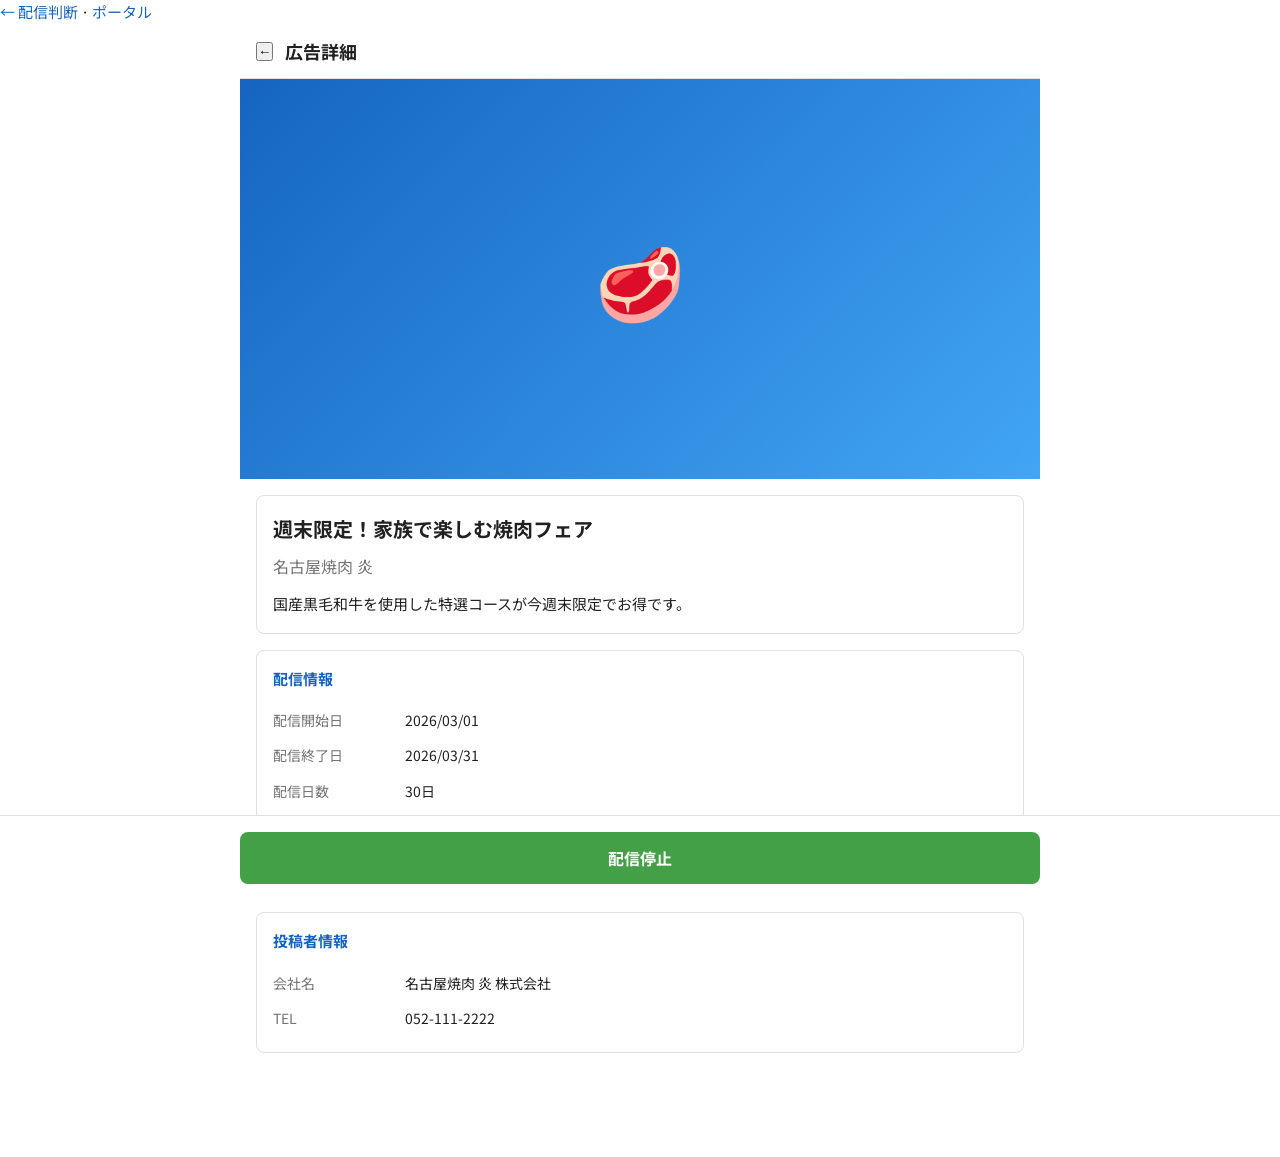
<file: docs/html-mockups/distributor-detail.html>
<!DOCTYPE html>
<html lang="ja">
<head>
  <meta charset="UTF-8">
  <meta name="viewport" content="width=device-width, initial-scale=1.0">
  <title>広告詳細 — 配信者 — カリルネ</title>
  <link rel="stylesheet" href="css/common.css">
  <link rel="stylesheet" href="css/operator.css">
</head>
<body class="dist-detail-page">

  <div class="mock-link-bar">
    <a href="distributor-pick.html">← 配信判断</a> ·
    <a href="index.html">ポータル</a>
  </div>

  <div class="dist-detail-app">
    <header class="dist-detail-appbar">
      <button class="back-btn" onclick="history.back()" aria-label="戻る">←</button>
      <h1>広告詳細</h1>
    </header>

    <div class="dist-detail-hero thumb-1" id="hero">
      <span id="emoji" aria-hidden="true">🥩</span>
    </div>

    <div class="dist-detail-body">
      <div class="dist-detail-card">
        <h2 id="title">週末限定！家族で楽しむ焼肉フェア</h2>
        <div class="company" id="company">名古屋焼肉 炎</div>
        <p id="pr">国産黒毛和牛を使用した特選コースが今週末限定でお得です。ご家族でのお食事、会社宴会にも最適。</p>
      </div>

      <div class="dist-detail-card">
        <h3>配信情報</h3>
        <div class="dist-info-row"><span class="label">配信開始日</span><span class="value" id="start">2026/03/01</span></div>
        <div class="dist-info-row"><span class="label">配信終了日</span><span class="value" id="end">2026/03/31</span></div>
        <div class="dist-info-row"><span class="label">配信日数</span><span class="value" id="days">30日</span></div>
        <div class="dist-info-row"><span class="label">カテゴリー</span><span class="value" id="category">飲食店</span></div>
        <div class="dist-info-row"><span class="label">広告料金</span><span class="value" id="fee">¥45,000</span></div>
      </div>

      <div class="dist-detail-card">
        <h3>投稿者情報</h3>
        <div class="dist-info-row"><span class="label">会社名</span><span class="value" id="advertiser">名古屋焼肉 炎 株式会社</span></div>
        <div class="dist-info-row"><span class="label">TEL</span><span class="value" id="tel">052-111-2222</span></div>
      </div>
    </div>
  </div>

  <div class="dist-detail-bottom">
    <button class="btn-distribute-full primary" id="distBtn" onclick="toggleDistribute()">配信する</button>
  </div>

  <script>
    const ads = {
      '1': { emoji: '📚', bg: 'thumb-4', title: '春期講習・無料体験授業受付中', company: 'スタディラボ進学塾', pr: '春休み特別講習と無料体験授業を実施中。個別指導で弱点克服をサポートします。', category: '教育・スクール', distributing: true },
      '3': { emoji: '🏠', bg: 'thumb-3', title: '春の新生活応援セール開催', company: '暮らしの雑貨 ひだまり', pr: 'キッチン用品から収納グッズまで最大30%OFF。', category: '生活雑貨', distributing: true },
      '4': { emoji: '🔧', bg: 'thumb-4', title: '水漏れ・鍵のトラブル即日対応', company: 'すぐ駆けつけ修理 24', pr: '水漏れ・鍵のトラブルに即日対応。会員様限定の優待料金あり。', category: '生活トラブル・修理', distributing: false },
      '5': { emoji: '💇', bg: 'thumb-5', title: '新規限定カット＋トリートメント 30%OFF', company: 'ヘアサロン Bloom', pr: '初回来店の方限定。カット＋トリートメントがお得。', category: '美容・健康', distributing: false },
      '7': { emoji: '💆', bg: 'thumb-2', title: '初回限定フェイシャル50%OFF', company: '癒サロン株式会社', pr: '梅雨前のボディケアキャンペーン実施中。', category: '美容・健康', distributing: false },
      '12': { emoji: '🥩', bg: 'thumb-1', title: '週末限定！家族で楽しむ焼肉フェア', company: '名古屋焼肉 炎', pr: '国産黒毛和牛を使用した特選コースが今週末限定でお得です。', category: '飲食店', distributing: true },
      'lottery': { emoji: '🎰', bg: '', title: '大抽選会', company: '○○ショッピングモール', pr: '豪華賞品が当たる大抽選会を開催。', category: 'イベント', distributing: false },
      'ref-1': { emoji: '🥩', bg: 'thumb-1', title: 'キッチンリフォーム相談会 予約受付中', company: '株式会社匠リフォーム', pr: 'キッチンリフォームの無料相談会を開催。', category: 'リフォーム', distributing: false },
      'ref-2': { emoji: '☕', bg: 'thumb-2', title: '春の新作ドリンクフェア開催', company: 'カフェドナゴヤ株式会社', pr: '季節限定ドリンクをご用意。', category: '飲食店', distributing: false },
      'ref-3': { emoji: '🍞', bg: 'thumb-3', title: '新商品パン試食会のお知らせ', company: '麦の香ベーカリー', pr: '新作パンの試食会を土日開催。', category: '飲食店', distributing: false },
      'ref-4': { emoji: '💆', bg: 'thumb-4', title: '梅雨前ボディケアキャンペーン', company: '癒サロン株式会社', pr: 'ボディケアコースが期間限定価格。', category: '美容・健康', distributing: false }
    };

    const id = new URLSearchParams(location.search).get('id') || '12';
    const ad = ads[id] || ads['12'];
    const hero = document.getElementById('hero');
    hero.className = 'dist-detail-hero ' + (ad.bg || '');
    if (!ad.bg) hero.style.background = 'linear-gradient(135deg,#1565C0,#42A5F5)';
    document.getElementById('emoji').textContent = ad.emoji;
    document.getElementById('title').textContent = ad.title;
    document.getElementById('company').textContent = ad.company;
    document.getElementById('pr').textContent = ad.pr;
    document.getElementById('category').textContent = ad.category;
    document.getElementById('advertiser').textContent = ad.company + ' 株式会社';

    const btn = document.getElementById('distBtn');
    function renderBtn(distributing) {
      btn.textContent = distributing ? '配信停止' : '配信する';
      btn.className = 'btn-distribute-full ' + (distributing ? 'distributing' : 'primary');
    }
    renderBtn(ad.distributing);

    function toggleDistribute() {
      const distributing = btn.classList.contains('distributing');
      if (distributing) {
        if (!confirm('配信を停止しますか？（デモ）')) return;
        renderBtn(false);
      } else {
        if (!confirm('この広告を会員へ配信しますか？（デモ）')) return;
        renderBtn(true);
      }
    }
  </script>
</body>
</html>
</file>
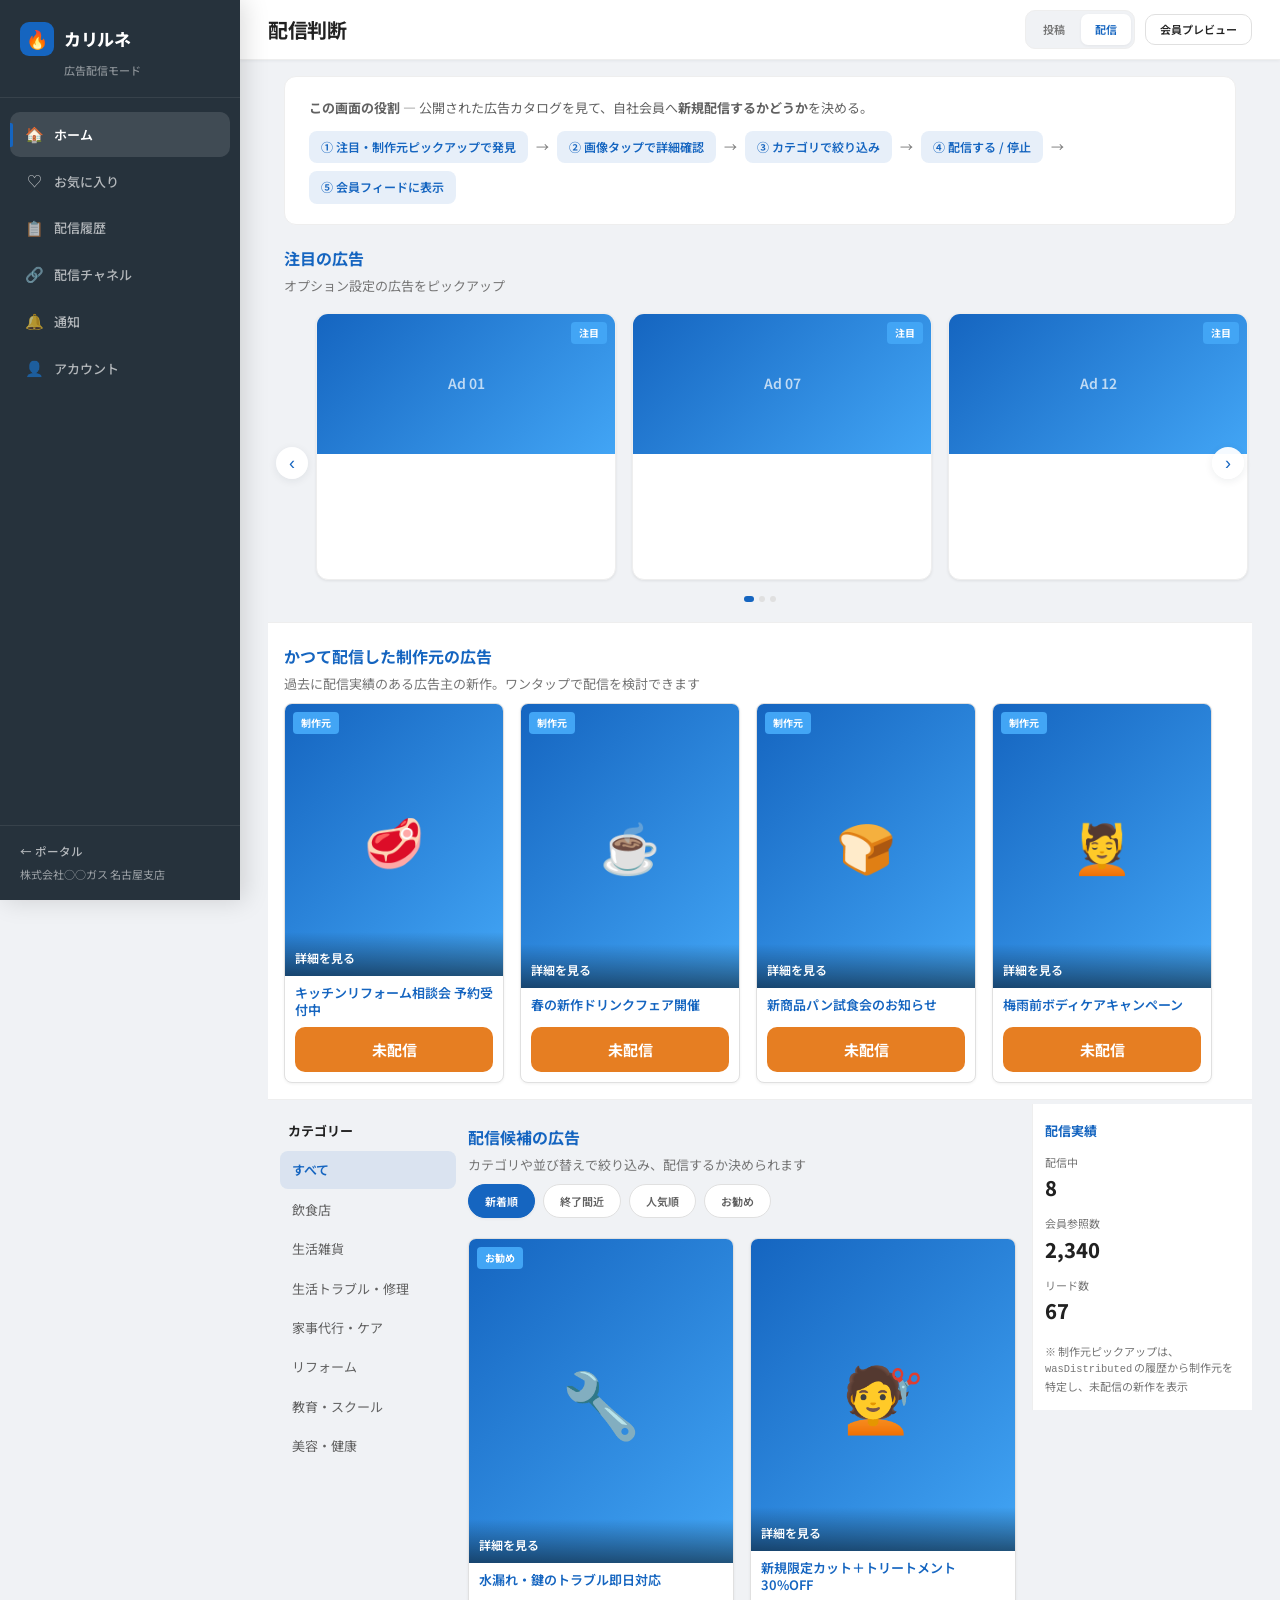
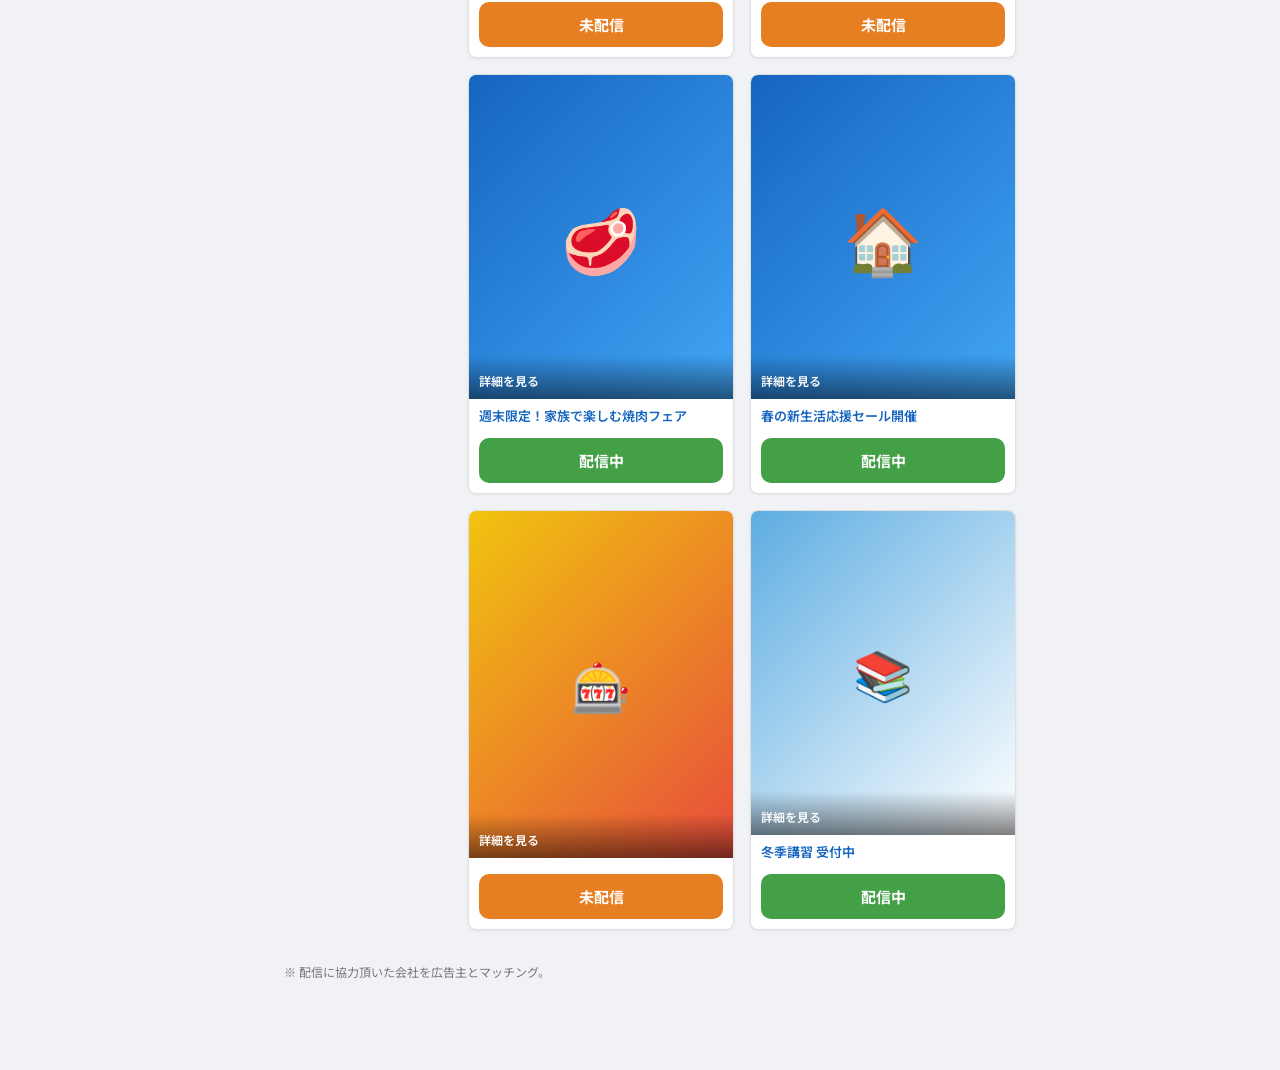
<file: docs/html-mockups/distributor-pick.html>
<!DOCTYPE html>
<html lang="ja">
<head>
  <meta charset="UTF-8">
  <meta name="viewport" content="width=device-width, initial-scale=1.0">
  <title>配信判断画面 — 配信者 — カリルネ（実装図）</title>
  <link rel="stylesheet" href="css/common.css">
  <link rel="stylesheet" href="css/operator.css">
</head>
<body>
  <div class="app-layout">
    <aside class="sidebar" id="sidebar">
      <div class="sidebar-brand">
        <div class="logo-row"><div class="logo-icon">🔥</div>カリルネ</div>
        <span class="mode-label">広告配信モード</span>
      </div>
      <nav class="sidebar-nav">
        <a href="distributor-pick.html" class="active"><span class="nav-icon">🏠</span> ホーム</a>
        <a href="#"><span class="nav-icon">♡</span> お気に入り</a>
        <a href="distributor.html#history"><span class="nav-icon">📋</span> 配信履歴</a>
        <a href="distributor-channels.html"><span class="nav-icon">🔗</span> 配信チャネル</a>
        <a href="#"><span class="nav-icon">🔔</span> 通知</a>
        <a href="#"><span class="nav-icon">👤</span> アカウント</a>
      </nav>
      <div class="sidebar-footer">
        <a href="index.html">← ポータル</a>
        <div class="org-name">株式会社○○ガス 名古屋支店</div>
      </div>
    </aside>

    <main class="main-content distributor-browse">
      <header class="topbar">
        <div style="display:flex;align-items:center;gap:12px">
          <button class="mobile-nav-toggle" onclick="document.getElementById('sidebar').classList.toggle('open')">☰</button>
          <h1>配信判断</h1>
        </div>
        <div class="topbar-actions">
          <div class="mode-switch">
            <a href="advertiser.html">投稿</a>
            <a href="distributor-pick.html" class="active">配信</a>
          </div>
          <a href="consumer.html" class="btn btn-outline btn-sm">会員プレビュー</a>
        </div>
      </header>

      <div class="page-body" style="padding-top:0">

        <!-- 実装の役割説明 -->
        <div class="flow-diagram" style="margin:16px 16px 0">
          <strong>この画面の役割</strong> — 公開された広告カタログを見て、自社会員へ<strong>新規配信するかどうか</strong>を決める。
          <div class="flow-steps">
            <span class="flow-step">① 注目・制作元ピックアップで発見</span>
            <span class="flow-arrow">→</span>
            <span class="flow-step">② 画像タップで詳細確認</span>
            <span class="flow-arrow">→</span>
            <span class="flow-step">③ カテゴリで絞り込み</span>
            <span class="flow-arrow">→</span>
            <span class="flow-step">④ 配信する / 停止</span>
            <span class="flow-arrow">→</span>
            <span class="flow-step">⑤ 会員フィードに表示</span>
          </div>
        </div>

        <!-- ① 注目の広告（既存 FeaturedAdsCarousel） -->
        <div class="browse-section-title">
          <h2>注目の広告</h2>
          <p>オプション設定の広告をピックアップ</p>
        </div>
        <div class="featured-carousel-wrap">
          <button class="carousel-nav prev" onclick="scrollCarousel(-1)" aria-label="前へ">‹</button>
          <div class="featured-carousel" id="featuredCarousel">
            <article class="featured-card">
              <a href="distributor-detail.html?id=1" class="fc-image-link">
                <div class="fc-image thumb-4" style="background:linear-gradient(135deg,#1565C0,#42A5F5)">
                  <span class="fc-badge">注目</span>
                  Ad 01
                </div>
              </a>
              <div class="fc-body">
                <div class="fc-company">スタディラボ進学塾</div>
                <div class="fc-catch">春期講習・無料体験授業受付中</div>
                <div class="fc-meta">
                  <span>🏷 教育・スクール</span>
                  <span>📍 三重県</span>
                  <span>📅 残り29日</span>
                </div>
                <div class="fc-link"><a href="distributor-detail.html?id=1">詳細を見る →</a></div>
              </div>
            </article>
            <article class="featured-card">
              <a href="distributor-detail.html?id=7" class="fc-image-link">
                <div class="fc-image" style="background:linear-gradient(135deg,#1565C0,#42A5F5)">
                  <span class="fc-badge">注目</span>
                  Ad 07
                </div>
              </a>
              <div class="fc-body">
                <div class="fc-company">癒サロン株式会社</div>
                <div class="fc-catch">初回限定フェイシャル50%OFF</div>
                <div class="fc-meta">
                  <span>🏷 美容・健康</span>
                  <span>📍 愛知県</span>
                  <span>📅 残り21日</span>
                </div>
                <div class="fc-link"><a href="distributor-detail.html?id=7">詳細を見る →</a></div>
              </div>
            </article>
            <article class="featured-card">
              <a href="distributor-detail.html?id=12" class="fc-image-link">
                <div class="fc-image" style="background:linear-gradient(135deg,#1565C0,#42A5F5)">
                  <span class="fc-badge">注目</span>
                  Ad 12
                </div>
              </a>
              <div class="fc-body">
                <div class="fc-company">名古屋焼肉 炎</div>
                <div class="fc-catch">週末限定！家族で楽しむ焼肉フェア</div>
                <div class="fc-meta">
                  <span>🏷 飲食店</span>
                  <span>📍 愛知県</span>
                  <span>📅 残り27日</span>
                </div>
                <div class="fc-link"><a href="distributor-detail.html?id=12">詳細を見る →</a></div>
              </div>
            </article>
          </div>
          <button class="carousel-nav next" onclick="scrollCarousel(1)" aria-label="次へ">›</button>
          <div class="carousel-dots"><span class="active"></span><span></span><span></span></div>
        </div>

        <!-- ② 【新機能】かつて配信した制作元の広告 -->
        <section class="pickup-section" aria-label="制作元ピックアップ">
          <div class="browse-section-title">
            <h2>かつて配信した制作元の広告</h2>
            <p>過去に配信実績のある広告主の新作。ワンタップで配信を検討できます</p>
          </div>
          <div class="pickup-visual-scroll">
            <article class="visual-ad-card">
              <a href="distributor-detail.html?id=ref-1" class="va-image va-image-link thumb-1">🥩<span class="va-badge">制作元</span><span class="va-detail-hint">詳細を見る</span></a>
              <div class="va-caption"><a href="distributor-detail.html?id=ref-1">キッチンリフォーム相談会 予約受付中</a></div>
              <button class="va-status not-distributing" onclick="toggleStatus(this)">未配信</button>
            </article>
            <article class="visual-ad-card">
              <a href="distributor-detail.html?id=ref-2" class="va-image va-image-link thumb-2">☕<span class="va-badge">制作元</span><span class="va-detail-hint">詳細を見る</span></a>
              <div class="va-caption"><a href="distributor-detail.html?id=ref-2">春の新作ドリンクフェア開催</a></div>
              <button class="va-status not-distributing" onclick="toggleStatus(this)">未配信</button>
            </article>
            <article class="visual-ad-card">
              <a href="distributor-detail.html?id=ref-3" class="va-image va-image-link thumb-3">🍞<span class="va-badge">制作元</span><span class="va-detail-hint">詳細を見る</span></a>
              <div class="va-caption"><a href="distributor-detail.html?id=ref-3">新商品パン試食会のお知らせ</a></div>
              <button class="va-status not-distributing" onclick="toggleStatus(this)">未配信</button>
            </article>
            <article class="visual-ad-card">
              <a href="distributor-detail.html?id=ref-4" class="va-image va-image-link thumb-4">💆<span class="va-badge">制作元</span><span class="va-detail-hint">詳細を見る</span></a>
              <div class="va-caption"><a href="distributor-detail.html?id=ref-4">梅雨前ボディケアキャンペーン</a></div>
              <button class="va-status not-distributing" onclick="toggleStatus(this)">未配信</button>
            </article>
          </div>
        </section>

        <!-- ③ 配信候補グリッド（既存 BrowseHomeLayout + AdCardDistributor） -->
        <div class="browse-body">
          <nav class="category-sidebar" aria-label="カテゴリー">
            <h3>カテゴリー</h3>
            <a href="#" class="active">すべて</a>
            <a href="#">飲食店</a>
            <a href="#">生活雑貨</a>
            <a href="#">生活トラブル・修理</a>
            <a href="#">家事代行・ケア</a>
            <a href="#">リフォーム</a>
            <a href="#">教育・スクール</a>
            <a href="#">美容・健康</a>
          </nav>

          <div class="browse-main">
            <div class="browse-section-title" style="padding-left:0">
              <h2>配信候補の広告</h2>
              <p>カテゴリや並び替えで絞り込み、配信するか決められます</p>
            </div>
            <div class="filter-bar">
              <span class="chip active">新着順</span>
              <span class="chip">終了間近</span>
              <span class="chip">人気順</span>
              <span class="chip">お勧め</span>
            </div>

            <div class="visual-ad-grid">
              <article class="visual-ad-card">
                <a href="distributor-detail.html?id=4" class="va-image va-image-link thumb-4" style="font-size:64px">🔧
                  <span class="va-badge">お勧め</span>
                  <span class="va-detail-hint">詳細を見る</span>
                </a>
                <div class="va-caption"><a href="distributor-detail.html?id=4">水漏れ・鍵のトラブル即日対応</a></div>
                <button class="va-status not-distributing" onclick="toggleStatus(this)">未配信</button>
              </article>
              <article class="visual-ad-card">
                <a href="distributor-detail.html?id=5" class="va-image va-image-link thumb-5" style="font-size:64px">
                  💇
                  <span class="va-detail-hint">詳細を見る</span>
                </a>
                <div class="va-caption"><a href="distributor-detail.html?id=5">新規限定カット＋トリートメント 30%OFF</a></div>
                <button class="va-status not-distributing" onclick="toggleStatus(this)">未配信</button>
              </article>
              <article class="visual-ad-card">
                <a href="distributor-detail.html?id=12" class="va-image va-image-link thumb-1" style="font-size:64px">🥩<span class="va-detail-hint">詳細を見る</span></a>
                <div class="va-caption"><a href="distributor-detail.html?id=12">週末限定！家族で楽しむ焼肉フェア</a></div>
                <button class="va-status distributing" onclick="toggleStatus(this)">配信中</button>
              </article>
              <article class="visual-ad-card">
                <a href="distributor-detail.html?id=3" class="va-image va-image-link thumb-3" style="font-size:64px">🏠<span class="va-detail-hint">詳細を見る</span></a>
                <div class="va-caption"><a href="distributor-detail.html?id=3">春の新生活応援セール開催</a></div>
                <button class="va-status distributing" onclick="toggleStatus(this)">配信中</button>
              </article>
              <article class="visual-ad-card">
                <a href="distributor-detail.html?id=lottery" class="va-image va-image-link" style="background:linear-gradient(135deg,#f1c40f,#e74c3c);font-size:48px">🎰<span class="va-detail-hint">詳細を見る</span></a>
                <div class="va-caption" style="min-height:0"></div>
                <button class="va-status not-distributing" onclick="toggleStatus(this)">未配信</button>
              </article>
              <article class="visual-ad-card">
                <a href="distributor-detail.html?id=1" class="va-image va-image-link" style="background:linear-gradient(135deg,#5dade2,#fff);font-size:48px">📚<span class="va-detail-hint">詳細を見る</span></a>
                <div class="va-caption"><a href="distributor-detail.html?id=1">冬季講習 受付中</a></div>
                <button class="va-status distributing" onclick="toggleStatus(this)">配信中</button>
              </article>
            </div>
          </div>

          <aside class="performance-panel">
            <h3>配信実績</h3>
            <div class="perf-stat">
              <div class="label">配信中</div>
              <div class="val">8</div>
            </div>
            <div class="perf-stat">
              <div class="label">会員参照数</div>
              <div class="val">2,340</div>
            </div>
            <div class="perf-stat">
              <div class="label">リード数</div>
              <div class="val">67</div>
            </div>
            <p style="margin-top:16px;font-size:0.6875rem;color:var(--text-muted);line-height:1.5">
              ※ 制作元ピックアップは、<code style="font-size:0.65rem">wasDistributed</code> の履歴から制作元を特定し、未配信の新作を表示
            </p>
          </aside>
        </div>

        <p class="browse-footer-note">※ 配信に協力頂いた会社を広告主とマッチング。</p>

      </div>
    </main>
  </div>

  <script>
    function scrollCarousel(dir) {
      const el = document.getElementById('featuredCarousel');
      el.scrollBy({ left: dir * 320, behavior: 'smooth' });
    }
    function toggleStatus(btn) {
      const distributing = btn.classList.contains('distributing');
      if (distributing) {
        btn.classList.remove('distributing');
        btn.classList.add('not-distributing');
        btn.textContent = '未配信';
      } else {
        if (!confirm('この広告を会員へ配信しますか？（デモ）')) return;
        btn.classList.remove('not-distributing');
        btn.classList.add('distributing');
        btn.textContent = '配信中';
      }
    }
    document.querySelectorAll('.chip').forEach(c => {
      c.addEventListener('click', () => {
        c.closest('.filter-bar').querySelectorAll('.chip').forEach(x => x.classList.remove('active'));
        c.classList.add('active');
      });
    });
  </script>
</body>
</html>
</file>
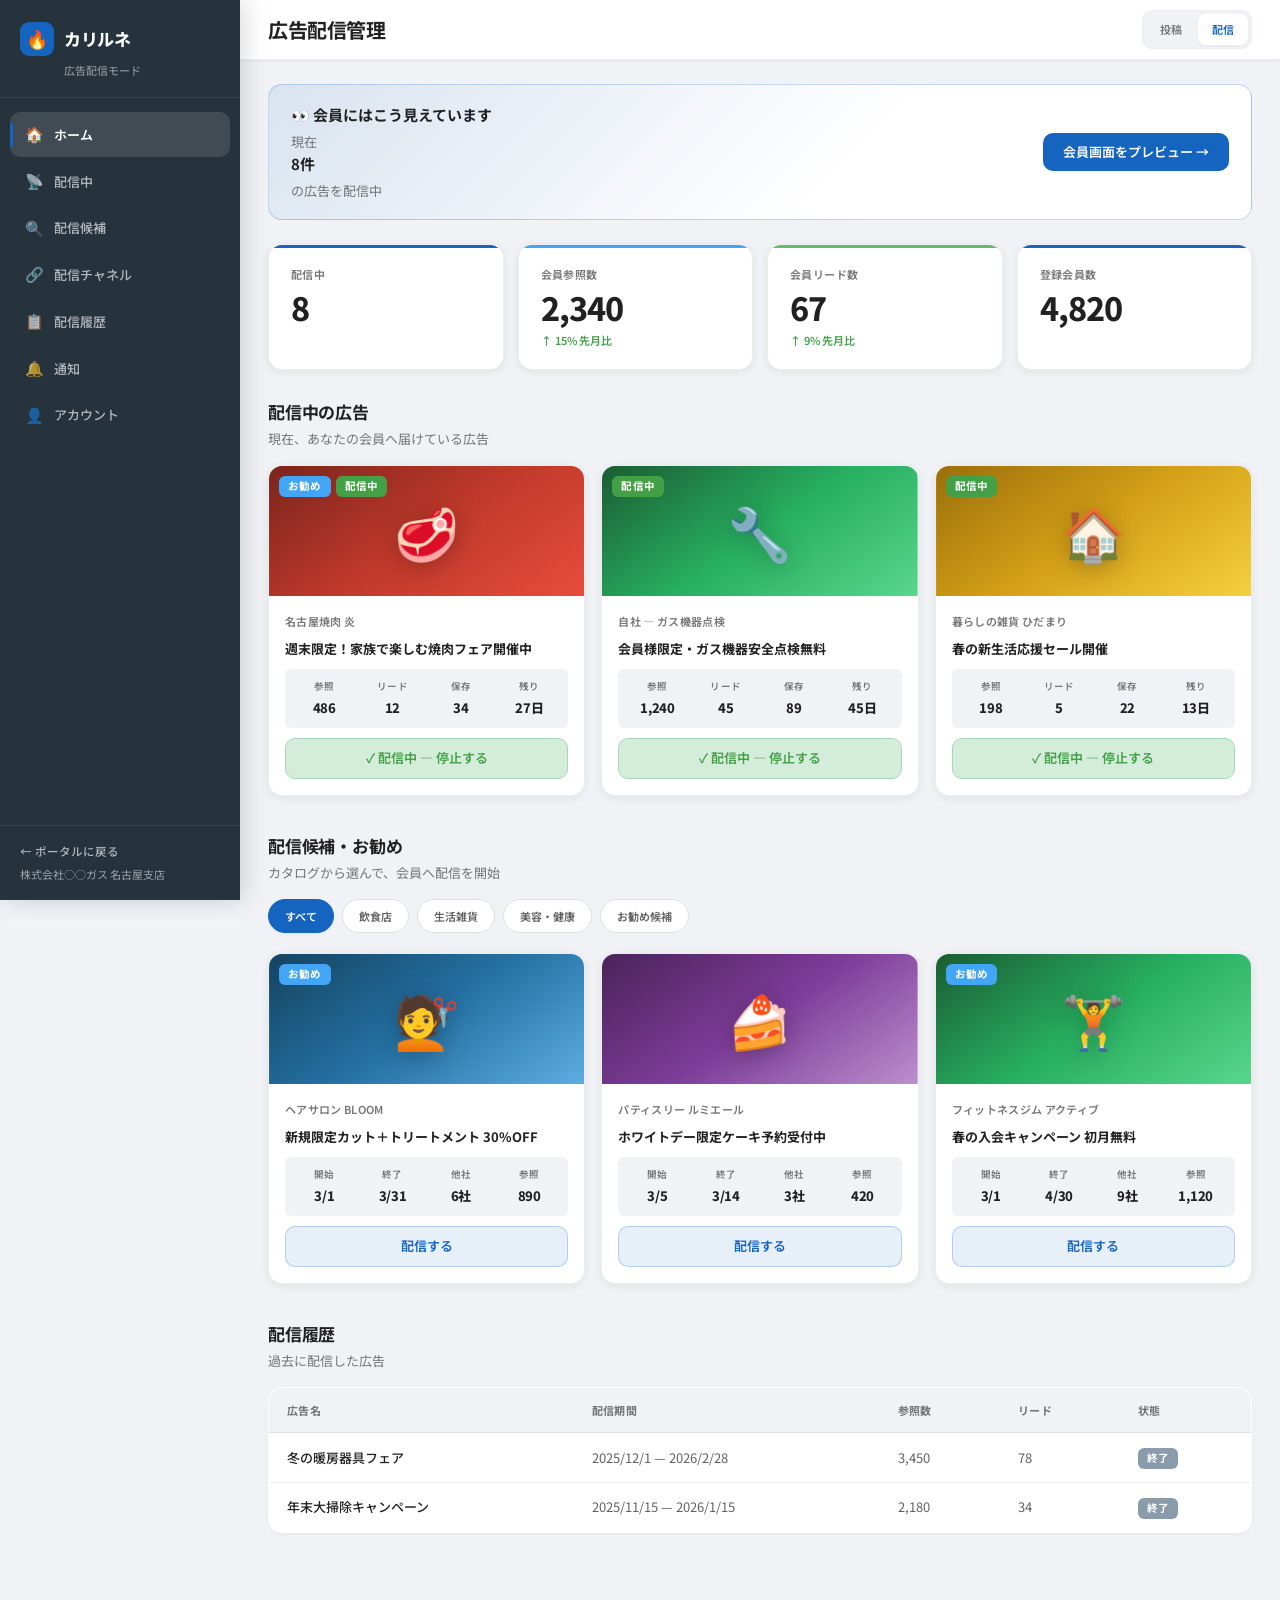
<file: docs/html-mockups/distributor.html>
<!DOCTYPE html>
<html lang="ja">
<head>
  <meta charset="UTF-8">
  <meta name="viewport" content="width=device-width, initial-scale=1.0">
  <title>広告配信管理 — 配信者 — カリルネ</title>
  <link rel="stylesheet" href="css/common.css">
  <link rel="stylesheet" href="css/operator.css">
</head>
<body>
  <div class="app-layout">
    <aside class="sidebar" id="sidebar">
      <div class="sidebar-brand">
        <div class="logo-row"><div class="logo-icon">🔥</div>カリルネ</div>
        <span class="mode-label">広告配信モード</span>
      </div>
      <nav class="sidebar-nav">
        <a href="distributor.html" class="active"><span class="nav-icon">🏠</span> ホーム</a>
        <a href="distributor.html#distributing"><span class="nav-icon">📡</span> 配信中</a>
        <a href="distributor.html#candidates"><span class="nav-icon">🔍</span> 配信候補</a>
        <a href="distributor-channels.html"><span class="nav-icon">🔗</span> 配信チャネル</a>
        <a href="distributor.html#history"><span class="nav-icon">📋</span> 配信履歴</a>
        <a href="#"><span class="nav-icon">🔔</span> 通知</a>
        <a href="#"><span class="nav-icon">👤</span> アカウント</a>
      </nav>
      <div class="sidebar-footer">
        <a href="index.html">← ポータルに戻る</a>
        <div class="org-name">株式会社○○ガス 名古屋支店</div>
      </div>
    </aside>

    <main class="main-content">
      <header class="topbar">
        <div style="display:flex;align-items:center;gap:12px">
          <button class="mobile-nav-toggle" onclick="document.getElementById('sidebar').classList.toggle('open')">☰</button>
          <h1>広告配信管理</h1>
        </div>
        <div class="topbar-actions">
          <div class="mode-switch">
            <a href="advertiser.html">投稿</a>
            <a href="distributor.html" class="active">配信</a>
          </div>
        </div>
      </header>

      <div class="page-body">
        <div class="preview-banner">
          <div>
            <strong>👀 会員にはこう見えています</strong>
            <p>現在 <strong>8件</strong> の広告を配信中</p>
          </div>
          <a href="consumer.html" class="btn btn-primary">会員画面をプレビュー →</a>
        </div>

        <div class="stats-grid">
          <div class="stat-card">
            <div class="label">配信中</div>
            <div class="value">8</div>
          </div>
          <div class="stat-card accent">
            <div class="label">会員参照数</div>
            <div class="value">2,340</div>
            <div class="delta">15% 先月比</div>
          </div>
          <div class="stat-card green">
            <div class="label">会員リード数</div>
            <div class="value">67</div>
            <div class="delta">9% 先月比</div>
          </div>
          <div class="stat-card">
            <div class="label">登録会員数</div>
            <div class="value">4,820</div>
          </div>
        </div>

        <section class="section" id="distributing">
          <div class="section-header">
            <div>
              <h2>配信中の広告</h2>
              <p>現在、あなたの会員へ届けている広告</p>
            </div>
          </div>
          <div class="ad-grid">
            <article class="op-ad-card">
              <div class="op-ad-thumb thumb-1 thumb-emoji" data-emoji="🥩">
                <div class="badges">
                  <span class="badge badge-spotlight">お勧め</span>
                  <span class="badge badge-active">配信中</span>
                </div>
              </div>
              <div class="op-ad-body">
                <div class="company">名古屋焼肉 炎</div>
                <div class="catch">週末限定！家族で楽しむ焼肉フェア開催中</div>
                <div class="op-ad-stats">
                  <div><div class="s-label">参照</div><div class="s-val">486</div></div>
                  <div><div class="s-label">リード</div><div class="s-val">12</div></div>
                  <div><div class="s-label">保存</div><div class="s-val">34</div></div>
                  <div><div class="s-label">残り</div><div class="s-val">27日</div></div>
                </div>
                <button class="btn btn-distributing" onclick="toggleDist(this)">✓ 配信中 — 停止する</button>
              </div>
            </article>

            <article class="op-ad-card">
              <div class="op-ad-thumb thumb-3 thumb-emoji" data-emoji="🔧">
                <div class="badges"><span class="badge badge-active">配信中</span></div>
              </div>
              <div class="op-ad-body">
                <div class="company">自社 — ガス機器点検</div>
                <div class="catch">会員様限定・ガス機器安全点検無料</div>
                <div class="op-ad-stats">
                  <div><div class="s-label">参照</div><div class="s-val">1,240</div></div>
                  <div><div class="s-label">リード</div><div class="s-val">45</div></div>
                  <div><div class="s-label">保存</div><div class="s-val">89</div></div>
                  <div><div class="s-label">残り</div><div class="s-val">45日</div></div>
                </div>
                <button class="btn btn-distributing" onclick="toggleDist(this)">✓ 配信中 — 停止する</button>
              </div>
            </article>

            <article class="op-ad-card">
              <div class="op-ad-thumb thumb-2 thumb-emoji" data-emoji="🏠">
                <div class="badges"><span class="badge badge-active">配信中</span></div>
              </div>
              <div class="op-ad-body">
                <div class="company">暮らしの雑貨 ひだまり</div>
                <div class="catch">春の新生活応援セール開催</div>
                <div class="op-ad-stats">
                  <div><div class="s-label">参照</div><div class="s-val">198</div></div>
                  <div><div class="s-label">リード</div><div class="s-val">5</div></div>
                  <div><div class="s-label">保存</div><div class="s-val">22</div></div>
                  <div><div class="s-label">残り</div><div class="s-val">13日</div></div>
                </div>
                <button class="btn btn-distributing" onclick="toggleDist(this)">✓ 配信中 — 停止する</button>
              </div>
            </article>
          </div>
        </section>

        <section class="section" id="candidates">
          <div class="section-header">
            <div>
              <h2>配信候補・お勧め</h2>
              <p>カタログから選んで、会員へ配信を開始</p>
            </div>
          </div>
          <div class="filter-bar">
            <span class="chip active">すべて</span>
            <span class="chip">飲食店</span>
            <span class="chip">生活雑貨</span>
            <span class="chip">美容・健康</span>
            <span class="chip">お勧め候補</span>
          </div>
          <div class="ad-grid">
            <article class="op-ad-card">
              <div class="op-ad-thumb thumb-4 thumb-emoji" data-emoji="💇">
                <div class="badges"><span class="badge badge-spotlight">お勧め</span></div>
              </div>
              <div class="op-ad-body">
                <div class="company">ヘアサロン Bloom</div>
                <div class="catch">新規限定カット＋トリートメント 30%OFF</div>
                <div class="op-ad-stats">
                  <div><div class="s-label">開始</div><div class="s-val">3/1</div></div>
                  <div><div class="s-label">終了</div><div class="s-val">3/31</div></div>
                  <div><div class="s-label">他社</div><div class="s-val">6社</div></div>
                  <div><div class="s-label">参照</div><div class="s-val">890</div></div>
                </div>
                <button class="btn btn-distribute" onclick="startDist(this)">配信する</button>
              </div>
            </article>

            <article class="op-ad-card">
              <div class="op-ad-thumb thumb-5 thumb-emoji" data-emoji="🍰">
              </div>
              <div class="op-ad-body">
                <div class="company">パティスリー ルミエール</div>
                <div class="catch">ホワイトデー限定ケーキ予約受付中</div>
                <div class="op-ad-stats">
                  <div><div class="s-label">開始</div><div class="s-val">3/5</div></div>
                  <div><div class="s-label">終了</div><div class="s-val">3/14</div></div>
                  <div><div class="s-label">他社</div><div class="s-val">3社</div></div>
                  <div><div class="s-label">参照</div><div class="s-val">420</div></div>
                </div>
                <button class="btn btn-distribute" onclick="startDist(this)">配信する</button>
              </div>
            </article>

            <article class="op-ad-card">
              <div class="op-ad-thumb thumb-6 thumb-emoji" data-emoji="🏋️" style="background:linear-gradient(145deg,#1a5c32,#27ae60,#58d68d)">
                <div class="badges"><span class="badge badge-spotlight">お勧め</span></div>
              </div>
              <div class="op-ad-body">
                <div class="company">フィットネスジム アクティブ</div>
                <div class="catch">春の入会キャンペーン 初月無料</div>
                <div class="op-ad-stats">
                  <div><div class="s-label">開始</div><div class="s-val">3/1</div></div>
                  <div><div class="s-label">終了</div><div class="s-val">4/30</div></div>
                  <div><div class="s-label">他社</div><div class="s-val">9社</div></div>
                  <div><div class="s-label">参照</div><div class="s-val">1,120</div></div>
                </div>
                <button class="btn btn-distribute" onclick="startDist(this)">配信する</button>
              </div>
            </article>
          </div>
        </section>

        <section class="section" id="history">
          <div class="section-header">
            <div>
              <h2>配信履歴</h2>
              <p>過去に配信した広告</p>
            </div>
          </div>
          <table class="data-table">
            <thead>
              <tr>
                <th>広告名</th>
                <th>配信期間</th>
                <th>参照数</th>
                <th>リード</th>
                <th>状態</th>
              </tr>
            </thead>
            <tbody>
              <tr>
                <td>冬の暖房器具フェア</td>
                <td>2025/12/1 — 2026/2/28</td>
                <td>3,450</td>
                <td>78</td>
                <td><span class="badge badge-ended">終了</span></td>
              </tr>
              <tr>
                <td>年末大掃除キャンペーン</td>
                <td>2025/11/15 — 2026/1/15</td>
                <td>2,180</td>
                <td>34</td>
                <td><span class="badge badge-ended">終了</span></td>
              </tr>
            </tbody>
          </table>
        </section>
      </div>
    </main>
  </div>
  <script>
    function startDist(btn) {
      btn.className = 'btn btn-distributing';
      btn.textContent = '✓ 配信中 — 停止する';
      btn.onclick = () => toggleDist(btn);
    }
    function toggleDist(btn) {
      if (btn.classList.contains('btn-distributing')) {
        btn.className = 'btn btn-distribute';
        btn.textContent = '配信する';
        btn.onclick = () => startDist(btn);
      }
    }
    document.querySelectorAll('.chip').forEach(c => {
      c.addEventListener('click', () => {
        c.closest('.filter-bar').querySelectorAll('.chip').forEach(x => x.classList.remove('active'));
        c.classList.add('active');
      });
    });
  </script>
</body>
</html>
</file>
<file: docs/html-mockups/css/common.css>
/* ═══════════════════════════════════════════════════════
   カリルネ — デザインシステム（共通）
   ═══════════════════════════════════════════════════════ */
@import url('https://fonts.googleapis.com/css2?family=Noto+Sans+JP:wght@400;500;600;700;800&display=swap');

:root {
  /* Flutter AppColors (lib/theme/app_theme.dart) */
  --primary:      #1565C0;
  --primary-hover:#0d47a1;
  --primary-light:rgba(21, 101, 192, 0.10);
  --primary-mid:  rgba(21, 101, 192, 0.25);
  --accent:       #42A5F5;
  --accent-hover: #1e88e5;
  --accent-light: rgba(66, 165, 245, 0.12);
  --bg:           #F0F2F5;
  --surface:      #ffffff;
  --surface-2:    #fafbfc;
  --distributing: #43A047;
  --distributing-light: rgba(67, 160, 71, 0.12);
  --green:        #43A047;
  --green-light:  rgba(67, 160, 71, 0.12);
  --green-mid:    #66bb6a;
  --scheduled:    #1565C0;
  --ended:        #9E9E9E;
  --danger:       #e53935;
  --danger-light: #fdecea;

  /* Operator sidebar (既存モック準拠) */
  --navy:         #33424f;
  --navy-dark:    #26323c;

  --border:       #e0e0e0;
  --border-light: #eeeeee;
  --divider:      #e0e0e0;

  /* Text */
  --text:         #212121;
  --text-secondary:#616161;
  --text-muted:   #757575;
  --text-inverse: #ffffff;
  --grey-600:     #757575;
  --grey-700:     #616161;

  /* Elevation */
  --shadow-xs:   0 1px 3px rgba(28,40,51,0.06);
  --shadow-sm:   0 2px 8px rgba(28,40,51,0.08);
  --shadow-md:   0 4px 20px rgba(28,40,51,0.10);
  --shadow-lg:   0 12px 40px rgba(28,40,51,0.14);
  --shadow-xl:   0 20px 60px rgba(28,40,51,0.18);

  /* Radius */
  --radius-xs:   6px;
  --radius-sm:   10px;
  --radius:      14px;
  --radius-lg:   20px;
  --radius-full: 9999px;

  /* Typography */
  --font: 'Noto Sans JP', 'Hiragino Sans', sans-serif;
  --text-xs:   0.6875rem;  /* 11px */
  --text-sm:   0.8125rem;  /* 13px */
  --text-base: 0.9375rem;  /* 15px */
  --text-lg:   1.0625rem;  /* 17px */
  --text-xl:   1.25rem;    /* 20px */
  --text-2xl:  1.5rem;     /* 24px */
  --text-3xl:  1.875rem;   /* 30px */

  /* Layout */
  --sidebar-w:   240px;
  --topbar-h:    60px;
  --feed-max-w:  430px;

  /* Motion */
  --ease: cubic-bezier(0.4, 0, 0.2, 1);
  --duration: 0.2s;
}

*, *::before, *::after { box-sizing: border-box; margin: 0; padding: 0; }

html { font-size: 16px; scroll-behavior: smooth; }

body {
  font-family: var(--font);
  font-size: var(--text-base);
  background: var(--bg);
  color: var(--text);
  line-height: 1.65;
  -webkit-font-smoothing: antialiased;
  -moz-osx-font-smoothing: grayscale;
}

img { max-width: 100%; display: block; }

a {
  color: var(--primary);
  text-decoration: none;
  transition: color var(--duration) var(--ease);
}
a:hover { color: var(--primary-hover); }

:focus-visible {
  outline: 2px solid var(--primary);
  outline-offset: 2px;
}

/* ── ユーティリティ ── */
.sr-only {
  position: absolute; width: 1px; height: 1px;
  padding: 0; margin: -1px; overflow: hidden;
  clip: rect(0,0,0,0); border: 0;
}

/* ── ボタン ── */
.btn {
  display: inline-flex;
  align-items: center;
  justify-content: center;
  gap: 6px;
  padding: 10px 20px;
  border-radius: var(--radius-sm);
  font-family: var(--font);
  font-size: var(--text-sm);
  font-weight: 600;
  line-height: 1.4;
  border: none;
  cursor: pointer;
  text-decoration: none;
  white-space: nowrap;
  transition: background var(--duration) var(--ease),
              transform var(--duration) var(--ease),
              box-shadow var(--duration) var(--ease);
}
.btn:hover { text-decoration: none; transform: translateY(-1px); }
.btn:active { transform: translateY(0); }

.btn-primary  { background: var(--primary);  color: var(--text-inverse); box-shadow: var(--shadow-xs); }
.btn-primary:hover  { background: var(--primary-hover); color: var(--text-inverse); }

.btn-accent   { background: var(--primary);   color: var(--text-inverse); box-shadow: var(--shadow-xs); }
.btn-accent:hover   { background: var(--primary-hover); color: var(--text-inverse); }

.btn-green    { background: var(--green);    color: var(--text-inverse); }
.btn-green:hover    { background: #246b3d; color: var(--text-inverse); }

.btn-outline  {
  background: var(--surface);
  color: var(--text);
  border: 1.5px solid var(--border);
}
.btn-outline:hover { background: var(--surface-2); color: var(--text); border-color: var(--primary-mid); }

.btn-ghost    { background: transparent; color: var(--text-secondary); }
.btn-ghost:hover { background: var(--bg); color: var(--text); }

.btn-distribute {
  background: var(--primary-light);
  color: var(--primary);
  width: 100%;
  border: 1.5px solid var(--primary-mid);
}
.btn-distribute:hover { background: var(--primary-mid); color: var(--primary-hover); }

.btn-distributing {
  background: #d4edda;
  color: var(--distributing);
  width: 100%;
  border: 1.5px solid #a8d5b5;
}
.btn-distributing:hover { background: #c3e6cb; }

.btn-sm  { padding: 7px 14px; font-size: var(--text-xs); }
.btn-lg  { padding: 14px 28px; font-size: var(--text-base); }
.btn-block { width: 100%; }

/* ── バッジ ── */
.badge {
  display: inline-flex;
  align-items: center;
  padding: 3px 9px;
  border-radius: var(--radius-xs);
  font-size: 10.5px;
  font-weight: 700;
  letter-spacing: 0.02em;
  color: #fff;
  line-height: 1.4;
}
.badge-spotlight  { background: var(--accent); }
.badge-active     { background: var(--distributing); }
.badge-draft      { background: #8a9baa; }
.badge-pending    { background: #3d8fd1; }
.badge-ended      { background: #8a9baa; }

/* ── チップ（フィルター） ── */
.chip {
  display: inline-flex;
  align-items: center;
  padding: 7px 16px;
  border-radius: var(--radius-full);
  font-size: var(--text-xs);
  font-weight: 600;
  border: 1.5px solid var(--border);
  background: var(--surface);
  color: var(--text-secondary);
  cursor: pointer;
  transition: all var(--duration) var(--ease);
  user-select: none;
}
.chip:hover { border-color: var(--primary-mid); color: var(--primary); }
.chip.active {
  background: var(--primary);
  color: var(--text-inverse);
  border-color: var(--primary);
  box-shadow: var(--shadow-xs);
}

.filter-bar {
  display: flex;
  gap: 8px;
  flex-wrap: wrap;
  margin-bottom: 20px;
}

/* ── セクション ── */
.section { margin-bottom: 36px; }

.section-header {
  display: flex;
  align-items: flex-end;
  justify-content: space-between;
  margin-bottom: 16px;
  gap: 12px;
}

.section-header h2 {
  font-size: var(--text-lg);
  font-weight: 700;
  color: var(--text);
  letter-spacing: -0.01em;
}

.section-header p {
  font-size: var(--text-sm);
  color: var(--text-muted);
  margin-top: 2px;
}

/* ── 統計カード ── */
.stats-grid {
  display: grid;
  grid-template-columns: repeat(auto-fit, minmax(170px, 1fr));
  gap: 14px;
  margin-bottom: 28px;
}

.stat-card {
  background: var(--surface);
  border-radius: var(--radius);
  padding: 20px 22px;
  box-shadow: var(--shadow-sm);
  border: 1px solid var(--border-light);
  position: relative;
  overflow: hidden;
}

.stat-card::before {
  content: '';
  position: absolute;
  top: 0; left: 0; right: 0;
  height: 3px;
  background: var(--primary);
  border-radius: var(--radius) var(--radius) 0 0;
}

.stat-card.accent::before { background: var(--accent); }
.stat-card.green::before  { background: var(--green-mid); }

.stat-card .label {
  font-size: var(--text-xs);
  font-weight: 600;
  color: var(--text-muted);
  text-transform: uppercase;
  letter-spacing: 0.04em;
  margin-bottom: 6px;
}

.stat-card .value {
  font-size: 2rem;
  font-weight: 800;
  color: var(--text);
  letter-spacing: -0.03em;
  line-height: 1.1;
}

.stat-card .delta {
  font-size: var(--text-xs);
  font-weight: 600;
  color: var(--green);
  margin-top: 6px;
  display: flex;
  align-items: center;
  gap: 3px;
}

.stat-card .delta::before { content: '↑'; }

/* ── サムネイルグラデーション ── */
.thumb-1 { background: linear-gradient(145deg, #7b241c 0%, #c0392b 50%, #e74c3c 100%); }
.thumb-2 { background: linear-gradient(145deg, #9a6f0a 0%, #d4a017 50%, #f4d03f 100%); }
.thumb-3 { background: linear-gradient(145deg, #1a5c32 0%, #27ae60 50%, #58d68d 100%); }
.thumb-4 { background: linear-gradient(145deg, #154360 0%, #2471a3 50%, #5dade2 100%); }
.thumb-5 { background: linear-gradient(145deg, #4a235a 0%, #7d3c98 50%, #bb8fce 100%); }
.thumb-6 { background: linear-gradient(145deg, #566573 0%, #7f8c8d 50%, #aeb6bf 100%); }

.thumb-emoji::after {
  content: attr(data-emoji);
  position: absolute;
  inset: 0;
  display: flex;
  align-items: center;
  justify-content: center;
  font-size: 52px;
  filter: drop-shadow(0 4px 12px rgba(0,0,0,0.25));
}

/* ── ローカルサーバー案内バナー ── */
.server-notice {
  background: #fff8e6;
  border: 1.5px solid #f0c040;
  border-radius: var(--radius-sm);
  padding: 14px 18px;
  font-size: var(--text-sm);
  color: #7a5c00;
  margin-bottom: 24px;
  display: flex;
  align-items: flex-start;
  gap: 10px;
  line-height: 1.5;
}
.server-notice strong { color: #5c4400; }
.server-notice code {
  background: rgba(0,0,0,0.06);
  padding: 2px 7px;
  border-radius: 4px;
  font-size: 12px;
  font-family: 'SF Mono', 'Menlo', monospace;
}

/* ── FAB ── */
.fab {
  position: fixed;
  bottom: 28px;
  right: 28px;
  width: 58px;
  height: 58px;
  border-radius: 50%;
  background: var(--primary);
  color: #fff;
  font-size: 26px;
  font-weight: 300;
  display: flex;
  align-items: center;
  justify-content: center;
  box-shadow: var(--shadow-lg);
  text-decoration: none;
  z-index: 200;
  transition: transform var(--duration) var(--ease), box-shadow var(--duration) var(--ease);
}
.fab:hover { transform: scale(1.08); color: #fff; box-shadow: var(--shadow-xl); }

/* ── フォーム ── */
.form-card {
  background: var(--surface);
  border-radius: var(--radius);
  padding: 28px 32px;
  box-shadow: var(--shadow-sm);
  border: 1px solid var(--border-light);
  max-width: 760px;
}

.form-group { margin-bottom: 22px; }

.form-group label {
  display: block;
  font-size: var(--text-sm);
  font-weight: 600;
  color: var(--text);
  margin-bottom: 7px;
}

.form-group label .required {
  color: var(--danger);
  margin-left: 3px;
}

.form-group input,
.form-group textarea,
.form-group select {
  width: 100%;
  padding: 11px 14px;
  border: 1.5px solid var(--border);
  border-radius: var(--radius-sm);
  font-family: var(--font);
  font-size: var(--text-base);
  color: var(--text);
  background: var(--surface);
  transition: border-color var(--duration) var(--ease), box-shadow var(--duration) var(--ease);
}

.form-group input:focus,
.form-group textarea:focus,
.form-group select:focus {
  outline: none;
  border-color: var(--primary);
  box-shadow: 0 0 0 3px rgba(26,107,138,0.15);
}

.form-group textarea { min-height: 110px; resize: vertical; }

.form-row {
  display: grid;
  grid-template-columns: 1fr 1fr;
  gap: 16px;
}

@media (max-width: 600px) {
  .form-row { grid-template-columns: 1fr; }
}

/* ステップインジケーター */
.step-indicator {
  display: flex;
  margin-bottom: 28px;
  max-width: 760px;
  background: var(--surface);
  border-radius: var(--radius);
  border: 1px solid var(--border-light);
  overflow: hidden;
}

.step {
  flex: 1;
  text-align: center;
  padding: 12px 6px;
  font-size: 11px;
  font-weight: 600;
  color: var(--text-muted);
  border-bottom: 3px solid transparent;
  background: var(--surface-2);
  transition: all var(--duration) var(--ease);
}

.step.done    { color: var(--green); border-bottom-color: var(--green-mid); background: var(--green-light); }
.step.current { color: var(--primary); border-bottom-color: var(--primary); background: var(--primary-light); }

/* AIバナー */
.ai-banner {
  background: var(--primary-light);
  border: 1.5px solid var(--primary-mid);
  border-radius: var(--radius-sm);
  padding: 16px 20px;
  margin-bottom: 24px;
  display: flex;
  align-items: center;
  justify-content: space-between;
  gap: 12px;
  flex-wrap: wrap;
}

.ai-banner p {
  font-size: var(--text-sm);
  color: var(--text);
  line-height: 1.5;
}

.ai-banner strong { color: var(--primary); }

/* テーブル */
.data-table {
  width: 100%;
  border-collapse: collapse;
  font-size: var(--text-sm);
  background: var(--surface);
  border-radius: var(--radius);
  overflow: hidden;
  border: 1px solid var(--border-light);
  box-shadow: var(--shadow-xs);
}

.data-table thead tr {
  background: var(--bg);
  text-align: left;
}

.data-table th {
  padding: 13px 18px;
  font-weight: 700;
  font-size: var(--text-xs);
  color: var(--text-muted);
  text-transform: uppercase;
  letter-spacing: 0.04em;
  border-bottom: 1px solid var(--border);
}

.data-table td {
  padding: 13px 18px;
  border-top: 1px solid var(--border-light);
  color: var(--text-secondary);
}

.data-table td:first-child { color: var(--text); font-weight: 500; }

/* レポートカード */
.report-card {
  background: var(--surface);
  border-radius: var(--radius);
  padding: 24px 28px;
  border: 1px solid var(--border-light);
  box-shadow: var(--shadow-sm);
}

.report-grid {
  display: grid;
  grid-template-columns: repeat(auto-fit, minmax(200px, 1fr));
  gap: 24px;
}

.report-block .report-label {
  font-size: var(--text-xs);
  font-weight: 600;
  color: var(--text-muted);
  text-transform: uppercase;
  letter-spacing: 0.04em;
  margin-bottom: 10px;
}

.bar-chart {
  height: 80px;
  background: var(--primary-light);
  border-radius: var(--radius-sm);
  display: flex;
  align-items: flex-end;
  padding: 8px;
  gap: 5px;
}

.bar-chart .bar {
  flex: 1;
  background: var(--primary);
  border-radius: 3px 3px 0 0;
  opacity: 0.7;
  transition: opacity var(--duration);
}
.bar-chart .bar:last-child { opacity: 1; background: var(--primary); }

.ai-tip {
  background: var(--primary-light);
  border-left: 3px solid var(--primary);
  padding: 12px 14px;
  border-radius: 0 var(--radius-xs) var(--radius-xs) 0;
  font-size: var(--text-sm);
  color: var(--text);
  line-height: 1.55;
}

/* チャネルカード */
.channel-card {
  background: var(--surface);
  border-radius: var(--radius);
  padding: 24px 28px;
  border: 1px solid var(--border-light);
  box-shadow: var(--shadow-sm);
  margin-bottom: 16px;
}

.channel-card h3 {
  font-size: var(--text-lg);
  font-weight: 700;
  margin-bottom: 6px;
  display: flex;
  align-items: center;
  gap: 8px;
}

.channel-card > p {
  font-size: var(--text-sm);
  color: var(--text-muted);
  margin-bottom: 18px;
  line-height: 1.6;
}

.embed-code {
  background: var(--navy-dark);
  color: #7ec8a0;
  padding: 16px 18px;
  border-radius: var(--radius-sm);
  font-family: 'SF Mono', 'Menlo', monospace;
  font-size: 12.5px;
  line-height: 1.7;
  overflow-x: auto;
  margin-top: 12px;
}

.qr-box {
  width: 110px;
  height: 110px;
  background: var(--bg);
  border: 2px solid var(--border);
  border-radius: var(--radius-sm);
  display: flex;
  align-items: center;
  justify-content: center;
  font-size: 52px;
  color: var(--text-muted);
}

.url-chip {
  display: inline-block;
  background: var(--bg);
  border: 1.5px solid var(--border);
  padding: 8px 14px;
  border-radius: var(--radius-sm);
  font-family: 'SF Mono', 'Menlo', monospace;
  font-size: 12.5px;
  color: var(--primary);
  word-break: break-all;
}

.notif-preview {
  background: var(--bg);
  border-radius: var(--radius-sm);
  padding: 14px 16px;
  max-width: 360px;
  border: 1px solid var(--border-light);
}

.notif-preview .from {
  font-size: var(--text-sm);
  font-weight: 700;
  color: var(--text);
}

.notif-preview .body {
  font-size: var(--text-xs);
  color: var(--text-muted);
  margin-top: 3px;
}

/* プレビューバナー */
.preview-banner {
  background: linear-gradient(135deg, var(--primary-light) 0%, #fff 60%);
  border: 1.5px solid var(--primary-mid);
  border-radius: var(--radius);
  padding: 18px 22px;
  display: flex;
  align-items: center;
  justify-content: space-between;
  margin-bottom: 24px;
  gap: 16px;
  flex-wrap: wrap;
}

.preview-banner strong {
  font-size: var(--text-base);
  color: var(--text);
  display: block;
  margin-bottom: 3px;
}

.preview-banner p {
  font-size: var(--text-sm);
  color: var(--text-muted);
}

/* 空状態 */
.empty-state {
  text-align: center;
  padding: 48px 24px;
  color: var(--text-muted);
}

.empty-state .icon { font-size: 48px; margin-bottom: 12px; opacity: 0.5; }
.empty-state h3 { font-size: var(--text-lg); color: var(--text); margin-bottom: 6px; }

/* レスポンシブ共通 */
@media (max-width: 768px) {
  .stats-grid { grid-template-columns: repeat(2, 1fr); }
  .fab { bottom: 20px; right: 20px; }
}
</file>
<file: docs/html-mockups/css/portal.css>
/* ═══════════════════════════════════════════════════════
   ポータル（index）
   ═══════════════════════════════════════════════════════ */

.portal {
  min-height: 100vh;
  background: linear-gradient(155deg, #1a252f 0%, #2c3e50 45%, #1a3040 100%);
  display: flex;
  flex-direction: column;
  align-items: center;
  padding: 40px 20px 72px;
}

.portal-header {
  text-align: center;
  color: #fff;
  margin-bottom: 40px;
  max-width: 680px;
}

.portal-header .logo {
  display: inline-flex;
  align-items: center;
  gap: 12px;
  font-size: 2rem;
  font-weight: 800;
  letter-spacing: -0.03em;
  margin-bottom: 14px;
}

.portal-header .logo-icon {
  width: 48px;
  height: 48px;
  background: var(--primary);
  border-radius: 14px;
  display: flex;
  align-items: center;
  justify-content: center;
  font-size: 24px;
  box-shadow: 0 4px 20px rgba(21, 101, 192, 0.35);
}

.portal-header .logo-text span { color: var(--accent); }

.portal-header .tagline {
  color: rgba(255,255,255,0.7);
  font-size: var(--text-base);
  line-height: 1.6;
}

/* エコシステム図 */
.portal-ecosystem {
  display: flex;
  align-items: center;
  gap: 10px;
  margin: 28px 0 8px;
  flex-wrap: wrap;
  justify-content: center;
}

.eco-node {
  background: rgba(255,255,255,0.08);
  border: 1px solid rgba(255,255,255,0.15);
  border-radius: var(--radius);
  padding: 12px 20px;
  color: #fff;
  font-size: var(--text-sm);
  font-weight: 700;
  text-align: center;
  line-height: 1.4;
}

.eco-node small {
  display: block;
  font-size: 11px;
  font-weight: 400;
  color: rgba(255,255,255,0.5);
  margin-top: 2px;
}

.eco-arrow {
  color: var(--accent);
  font-size: 18px;
  font-weight: 700;
}

/* サーバー案内 */
.portal-notice {
  background: rgba(255,248,230,0.12);
  border: 1.5px solid rgba(240,192,64,0.4);
  border-radius: var(--radius);
  padding: 16px 22px;
  max-width: 680px;
  width: 100%;
  margin-bottom: 32px;
  color: rgba(255,255,255,0.85);
  font-size: var(--text-sm);
  line-height: 1.65;
  text-align: left;
}

.portal-notice strong { color: #ffd966; }

.portal-notice code {
  background: rgba(0,0,0,0.3);
  padding: 2px 8px;
  border-radius: 5px;
  font-family: 'SF Mono', 'Menlo', monospace;
  font-size: 12px;
  color: #a8e6cf;
}

.portal-notice .notice-steps {
  margin-top: 10px;
  display: flex;
  flex-direction: column;
  gap: 6px;
}

.portal-notice .notice-steps li {
  list-style: none;
  padding-left: 20px;
  position: relative;
  color: rgba(255,255,255,0.7);
}

.portal-notice .notice-steps li::before {
  content: '→';
  position: absolute;
  left: 0;
  color: var(--accent);
}

/* ロールカード */
.role-cards {
  display: grid;
  grid-template-columns: repeat(auto-fit, minmax(290px, 1fr));
  gap: 20px;
  max-width: 1000px;
  width: 100%;
}

.role-card {
  background: var(--surface);
  border-radius: 18px;
  padding: 28px 28px 24px;
  box-shadow: var(--shadow-xl);
  display: flex;
  flex-direction: column;
  transition: transform 0.25s var(--ease), box-shadow 0.25s var(--ease);
  border-top: 4px solid transparent;
  position: relative;
  overflow: hidden;
}

.role-card::after {
  content: '';
  position: absolute;
  top: 0; right: 0;
  width: 120px; height: 120px;
  border-radius: 50%;
  opacity: 0.06;
  transform: translate(30%, -30%);
}

.role-card.creator::after    { background: var(--primary); }
.role-card.distributor::after { background: var(--accent); }
.role-card.consumer::after  { background: var(--distributing); }

.role-card:hover {
  transform: translateY(-5px);
  box-shadow: 0 24px 60px rgba(0,0,0,0.25);
}

.role-card.creator    { border-top-color: var(--primary); }
.role-card.distributor { border-top-color: var(--accent); }
.role-card.consumer   { border-top-color: var(--distributing); }

.role-card .card-icon {
  width: 52px;
  height: 52px;
  border-radius: 14px;
  display: flex;
  align-items: center;
  justify-content: center;
  font-size: 26px;
  margin-bottom: 16px;
}

.role-card.creator .card-icon    { background: var(--primary-light); }
.role-card.distributor .card-icon { background: var(--accent-light); }
.role-card.consumer .card-icon   { background: var(--green-light); }

.role-card .role-label {
  font-size: 10px;
  font-weight: 800;
  text-transform: uppercase;
  letter-spacing: 0.08em;
  margin-bottom: 4px;
}

.role-card.creator .role-label    { color: var(--primary); }
.role-card.distributor .role-label { color: var(--accent); }
.role-card.consumer .role-label   { color: var(--distributing); }

.role-card h2 {
  font-size: var(--text-xl);
  font-weight: 800;
  letter-spacing: -0.02em;
  margin-bottom: 4px;
  color: var(--text);
}

.role-card .subtitle {
  font-size: var(--text-sm);
  color: var(--text-muted);
  margin-bottom: 18px;
  line-height: 1.5;
}

.role-card ul {
  list-style: none;
  margin-bottom: 24px;
  flex: 1;
}

.role-card ul li {
  font-size: var(--text-sm);
  color: var(--text-secondary);
  padding: 5px 0 5px 22px;
  position: relative;
  line-height: 1.5;
}

.role-card ul li::before {
  content: '';
  position: absolute;
  left: 0;
  top: 11px;
  width: 14px;
  height: 14px;
  border-radius: 50%;
  background: var(--green-light);
  border: 2px solid var(--green-mid);
}

.role-card .card-btn {
  display: block;
  text-align: center;
  padding: 13px 20px;
  border-radius: var(--radius-sm);
  font-weight: 700;
  font-size: var(--text-sm);
  text-decoration: none;
  transition: all var(--duration) var(--ease);
  letter-spacing: 0.01em;
}

.role-card .card-btn:hover { text-decoration: none; transform: translateY(-1px); }

.role-card.creator .card-btn    { background: var(--primary); color: #fff; box-shadow: 0 4px 16px rgba(21,101,192,0.35); }
.role-card.distributor .card-btn { background: var(--accent); color: #fff; box-shadow: 0 4px 16px rgba(66,165,245,0.35); }
.role-card.consumer .card-btn   { background: var(--distributing); color: #fff; box-shadow: 0 4px 16px rgba(67,160,71,0.35); }

.portal-footer {
  margin-top: 48px;
  color: rgba(255,255,255,0.35);
  font-size: var(--text-xs);
  text-align: center;
  line-height: 1.7;
}
</file>
<file: docs/html-mockups/css/operator.css>
/* ═══════════════════════════════════════════════════════
   オペレーター画面（作成元・配信者）
   ═══════════════════════════════════════════════════════ */

/* ── レイアウト ── */
.app-layout {
  display: flex;
  min-height: 100vh;
}

/* ── サイドバー ── */
.sidebar {
  width: var(--sidebar-w);
  background: var(--navy-dark);
  color: var(--text-inverse);
  flex-shrink: 0;
  position: fixed;
  top: 0; left: 0; bottom: 0;
  z-index: 100;
  display: flex;
  flex-direction: column;
  box-shadow: 4px 0 24px rgba(0,0,0,0.15);
}

.sidebar-brand {
  padding: 22px 20px 18px;
  border-bottom: 1px solid rgba(255,255,255,0.08);
}

.sidebar-brand .logo-row {
  display: flex;
  align-items: center;
  gap: 10px;
  font-size: 17px;
  font-weight: 800;
  letter-spacing: -0.02em;
}

.sidebar-brand .logo-icon {
  width: 34px;
  height: 34px;
  background: var(--primary);
  border-radius: 9px;
  display: flex;
  align-items: center;
  justify-content: center;
  font-size: 18px;
  flex-shrink: 0;
}

.sidebar-brand .mode-label {
  display: block;
  font-size: 11px;
  font-weight: 500;
  color: rgba(255,255,255,0.45);
  margin-top: 5px;
  padding-left: 44px;
}

.sidebar-nav {
  flex: 1;
  padding: 14px 10px;
  overflow-y: auto;
}

.sidebar-nav a {
  display: flex;
  align-items: center;
  gap: 10px;
  padding: 10px 14px;
  border-radius: var(--radius-sm);
  color: rgba(255,255,255,0.65);
  font-size: var(--text-sm);
  font-weight: 500;
  text-decoration: none;
  margin-bottom: 2px;
  transition: background var(--duration) var(--ease), color var(--duration) var(--ease);
}

.sidebar-nav a .nav-icon {
  width: 20px;
  text-align: center;
  font-size: 15px;
  flex-shrink: 0;
}

.sidebar-nav a:hover {
  background: rgba(255,255,255,0.08);
  color: #fff;
  text-decoration: none;
}

.sidebar-nav a.active {
  background: rgba(255,255,255,0.12);
  color: #fff;
  font-weight: 600;
}

.sidebar-nav a.active::before {
  content: '';
  position: absolute;
  left: 0;
  width: 3px;
  height: 24px;
  background: var(--primary);
  border-radius: 0 2px 2px 0;
}

.sidebar-nav a { position: relative; }

.sidebar-nav .badge-count {
  margin-left: auto;
  background: var(--primary);
  color: #fff;
  font-size: 10px;
  font-weight: 700;
  padding: 1px 7px;
  border-radius: var(--radius-full);
}

.sidebar-footer {
  padding: 16px 20px;
  border-top: 1px solid rgba(255,255,255,0.08);
  font-size: 11.5px;
  color: rgba(255,255,255,0.4);
  line-height: 1.6;
}

.sidebar-footer a {
  color: rgba(255,255,255,0.65);
  font-weight: 500;
}
.sidebar-footer a:hover { color: #fff; }

.sidebar-footer .org-name {
  color: rgba(255,255,255,0.55);
  margin-top: 6px;
  font-size: 11px;
}

/* ── メインコンテンツ ── */
.main-content {
  flex: 1;
  margin-left: var(--sidebar-w);
  min-height: 100vh;
  display: flex;
  flex-direction: column;
}

.topbar {
  height: var(--topbar-h);
  background: var(--surface);
  border-bottom: 1px solid var(--border-light);
  padding: 0 28px;
  display: flex;
  align-items: center;
  justify-content: space-between;
  position: sticky;
  top: 0;
  z-index: 50;
  box-shadow: var(--shadow-xs);
}

.topbar h1 {
  font-size: var(--text-xl);
  font-weight: 700;
  letter-spacing: -0.02em;
  color: var(--text);
}

.topbar-actions {
  display: flex;
  gap: 10px;
  align-items: center;
}

.role-switch {
  font-size: var(--text-xs);
  color: var(--text-muted);
  padding-right: 8px;
  border-right: 1px solid var(--border);
  margin-right: 4px;
}

.role-switch a { font-weight: 600; }

.mode-switch {
  display: flex;
  background: var(--bg);
  border-radius: var(--radius-sm);
  padding: 3px;
  gap: 2px;
  border: 1px solid var(--border-light);
}

.mode-switch a {
  padding: 6px 14px;
  border-radius: 7px;
  font-size: var(--text-xs);
  font-weight: 600;
  color: var(--text-muted);
  text-decoration: none;
  transition: all var(--duration) var(--ease);
}

.mode-switch a.active {
  background: var(--surface);
  color: var(--primary);
  box-shadow: var(--shadow-xs);
}

.page-body {
  padding: 24px 28px 64px;
  flex: 1;
}

/* ── 広告カードグリッド ── */
.ad-grid {
  display: grid;
  grid-template-columns: repeat(auto-fill, minmax(270px, 1fr));
  gap: 16px;
}

.op-ad-card {
  background: var(--surface);
  border-radius: var(--radius);
  overflow: hidden;
  box-shadow: var(--shadow-sm);
  border: 1px solid var(--border-light);
  transition: box-shadow var(--duration) var(--ease), transform var(--duration) var(--ease);
  display: flex;
  flex-direction: column;
}

.op-ad-card:hover {
  box-shadow: var(--shadow-md);
  transform: translateY(-2px);
}

.op-ad-thumb {
  height: 130px;
  background-size: cover;
  background-position: center;
  position: relative;
  flex-shrink: 0;
}

.op-ad-thumb .badges {
  position: absolute;
  top: 10px;
  left: 10px;
  right: 10px;
  display: flex;
  gap: 5px;
  flex-wrap: wrap;
}

.op-ad-body {
  padding: 16px;
  flex: 1;
  display: flex;
  flex-direction: column;
  gap: 10px;
}

.op-ad-body .company {
  font-size: var(--text-xs);
  font-weight: 600;
  color: var(--text-muted);
  text-transform: uppercase;
  letter-spacing: 0.03em;
}

.op-ad-body .catch {
  font-size: var(--text-sm);
  font-weight: 700;
  color: var(--text);
  line-height: 1.45;
  flex: 1;
}

.op-ad-stats {
  display: grid;
  grid-template-columns: repeat(4, 1fr);
  gap: 2px;
  background: var(--bg);
  border-radius: var(--radius-xs);
  padding: 10px 6px;
  text-align: center;
}

.op-ad-stats .s-label {
  font-size: 9.5px;
  font-weight: 600;
  color: var(--text-muted);
  text-transform: uppercase;
  letter-spacing: 0.03em;
  margin-bottom: 2px;
}

.op-ad-stats .s-val {
  font-size: 13px;
  font-weight: 800;
  color: var(--text);
  letter-spacing: -0.02em;
}

/* ── モバイルサイドバー ── */
.mobile-nav-toggle {
  display: none;
  background: none;
  border: none;
  font-size: 22px;
  cursor: pointer;
  color: var(--text);
  padding: 4px;
}

@media (max-width: 900px) {
  .sidebar {
    transform: translateX(-100%);
    transition: transform 0.3s var(--ease);
  }
  .sidebar.open { transform: translateX(0); }
  .main-content { margin-left: 0; }
  .mobile-nav-toggle { display: block; }
  .topbar { padding: 0 16px; }
  .page-body { padding: 16px 16px 64px; }
  .role-switch { display: none; }
}

/* ── プレビューフレーム（作成元） ── */
.preview-frame-wrap {
  margin-top: 32px;
}

.preview-frame-wrap h2 {
  font-size: var(--text-lg);
  font-weight: 700;
  margin-bottom: 6px;
}

.preview-frame-wrap > p {
  font-size: var(--text-sm);
  color: var(--text-muted);
  margin-bottom: 16px;
}

.phone-frame {
  width: 300px;
  border-radius: 24px;
  overflow: hidden;
  box-shadow: var(--shadow-xl);
  border: 3px solid var(--border);
  background: var(--bg);
}

.phone-frame .phone-notch {
  background: var(--surface);
  height: 28px;
  display: flex;
  align-items: center;
  justify-content: center;
  border-bottom: 1px solid var(--border-light);
}

.phone-frame .phone-notch::after {
  content: '';
  width: 60px;
  height: 6px;
  background: var(--border);
  border-radius: 3px;
}

.phone-frame-header {
  background: var(--surface);
  padding: 10px 12px;
  display: flex;
  align-items: center;
  gap: 8px;
  border-bottom: 1px solid var(--border-light);
}

.phone-frame-header .mini-avatar {
  width: 26px;
  height: 26px;
  border-radius: 50%;
  background: var(--primary-light);
  display: flex;
  align-items: center;
  justify-content: center;
  font-size: 12px;
  border: 1.5px solid var(--primary-mid);
}

.phone-frame-header .mini-name {
  color: var(--text);
  font-size: 11px;
  font-weight: 700;
}

.phone-frame-header .mini-sub {
  color: var(--text-muted);
  font-size: 9.5px;
}

.phone-frame-image {
  aspect-ratio: 1;
  display: flex;
  align-items: center;
  justify-content: center;
  font-size: 64px;
}

.phone-frame-caption {
  background: var(--surface);
  padding: 12px;
  color: var(--text);
  font-size: 12px;
  font-weight: 600;
  line-height: 1.4;
  border-top: 1px solid var(--border-light);
}

/* アップロードエリア */
.upload-zone {
  border: 2px dashed var(--border);
  border-radius: var(--radius);
  padding: 44px 24px;
  text-align: center;
  background: var(--surface-2);
  cursor: pointer;
  transition: border-color var(--duration) var(--ease), background var(--duration) var(--ease);
}

.upload-zone:hover {
  border-color: var(--primary);
  background: var(--primary-light);
}

.upload-zone .upload-icon {
  font-size: 44px;
  margin-bottom: 10px;
  opacity: 0.7;
}

.upload-zone p {
  font-size: var(--text-sm);
  color: var(--text-secondary);
}

.upload-zone small {
  display: block;
  font-size: var(--text-xs);
  color: var(--text-muted);
  margin-top: 5px;
}

/* ═══════════════════════════════════════════════════════
   配信者：配信判断画面（BrowseHomeLayout 準拠）
   ═══════════════════════════════════════════════════════ */

.browse-section-title {
  padding: 20px 16px 8px;
}

.browse-section-title h2 {
  font-size: 1rem;
  font-weight: 700;
  color: var(--primary);
  margin-bottom: 4px;
}

.browse-section-title p {
  font-size: 0.8125rem;
  color: var(--text-muted);
}

.featured-carousel-wrap {
  position: relative;
  padding: 0 0 12px;
}

.featured-carousel {
  display: flex;
  gap: 16px;
  overflow-x: auto;
  padding: 8px 48px 12px;
  scroll-snap-type: x mandatory;
  scrollbar-width: none;
}
.featured-carousel::-webkit-scrollbar { display: none; }

.featured-card {
  flex: 0 0 300px;
  scroll-snap-align: center;
  background: var(--surface);
  border-radius: 12px;
  overflow: hidden;
  box-shadow: 0 1px 3px rgba(0,0,0,0.08);
  border: 1px solid var(--border-light);
}

.featured-card .fc-image {
  height: 140px;
  background: linear-gradient(135deg, #1565C0, #42A5F5);
  position: relative;
  display: flex;
  align-items: center;
  justify-content: center;
  font-size: 14px;
  color: rgba(255,255,255,0.7);
  font-weight: 600;
}

.featured-card .fc-badge {
  position: absolute;
  top: 8px;
  right: 8px;
  background: var(--accent);
  color: #fff;
  font-size: 10px;
  font-weight: 700;
  padding: 3px 8px;
  border-radius: 4px;
}

.featured-card .fc-body { padding: 12px 14px 14px; }
.featured-card .fc-company { font-size: 0.6875rem; color: var(--text-muted); margin-bottom: 4px; }
.featured-card .fc-catch { font-size: 0.875rem; font-weight: 700; line-height: 1.4; margin-bottom: 10px; }
.featured-card .fc-meta { display: flex; flex-wrap: wrap; gap: 10px; font-size: 0.6875rem; color: var(--grey-700); margin-bottom: 8px; }
.featured-card .fc-link { text-align: right; font-size: 0.8125rem; font-weight: 600; color: var(--primary); }

.carousel-nav {
  position: absolute;
  top: 50%;
  transform: translateY(-50%);
  width: 32px;
  height: 32px;
  border-radius: 50%;
  background: rgba(255,255,255,0.95);
  border: none;
  box-shadow: var(--shadow-sm);
  color: var(--primary);
  font-size: 18px;
  cursor: pointer;
  z-index: 2;
}
.carousel-nav.prev { left: 8px; }
.carousel-nav.next { right: 8px; }

.carousel-dots {
  display: flex;
  justify-content: center;
  gap: 5px;
  padding: 4px 0 8px;
}
.carousel-dots span { width: 6px; height: 6px; border-radius: 50%; background: var(--border); }
.carousel-dots span.active { width: 10px; border-radius: 3px; background: var(--primary); }

.pickup-section {
  background: var(--surface);
  border-top: 1px solid var(--border-light);
  border-bottom: 1px solid var(--border-light);
  margin-bottom: 4px;
}

.pickup-scroll {
  display: flex;
  gap: 12px;
  overflow-x: auto;
  padding: 0 16px 16px;
  scrollbar-width: none;
}
.pickup-scroll::-webkit-scrollbar { display: none; }

.pickup-card {
  flex: 0 0 168px;
  background: var(--surface);
  border-radius: 12px;
  overflow: hidden;
  border: 1px solid var(--border-light);
  box-shadow: 0 1px 3px rgba(0,0,0,0.06);
}

.pickup-card .pk-image {
  height: 88px;
  position: relative;
  display: flex;
  align-items: center;
  justify-content: center;
  font-size: 32px;
}

.pickup-card .pk-badge {
  position: absolute;
  top: 6px;
  left: 6px;
  background: rgba(21,101,192,0.9);
  color: #fff;
  font-size: 9px;
  font-weight: 700;
  padding: 2px 6px;
  border-radius: 4px;
}

.pickup-card .pk-body { padding: 8px 10px 10px; }
.pickup-card .pk-advertiser { font-size: 9px; color: var(--text-muted); margin-bottom: 2px; overflow: hidden; text-overflow: ellipsis; white-space: nowrap; }
.pickup-card .pk-catch { font-size: 11px; font-weight: 700; line-height: 1.3; height: 2.6em; overflow: hidden; margin-bottom: 8px; }
.pickup-card .pk-btn { width: 100%; padding: 5px; border: none; border-radius: 6px; background: var(--primary-light); color: var(--primary); font-size: 11px; font-weight: 600; cursor: pointer; font-family: var(--font); }

.browse-body { display: flex; align-items: flex-start; }

.category-sidebar {
  width: 200px;
  flex-shrink: 0;
  padding: 16px 12px;
}

.category-sidebar h3 { font-size: 0.8125rem; font-weight: 700; margin-bottom: 10px; padding-left: 8px; }
.category-sidebar a { display: block; padding: 8px 12px; border-radius: 8px; font-size: 0.8125rem; color: var(--text-secondary); text-decoration: none; margin-bottom: 2px; }
.category-sidebar a.active { background: var(--primary-light); color: var(--primary); font-weight: 600; }

.browse-main { flex: 1; min-width: 0; padding: 0 16px 24px 0; }

.performance-panel {
  width: 220px;
  flex-shrink: 0;
  padding: 16px 12px;
  background: var(--surface);
  border-left: 1px solid var(--border-light);
  font-size: 0.75rem;
}
.performance-panel h3 { font-size: 0.8125rem; font-weight: 700; color: var(--primary); margin-bottom: 12px; }
.perf-stat { margin-bottom: 10px; }
.perf-stat .label { color: var(--text-muted); font-size: 0.6875rem; }
.perf-stat .val { font-size: 1.25rem; font-weight: 800; }

.flow-diagram {
  background: var(--surface);
  border: 1px solid var(--border-light);
  border-radius: 12px;
  padding: 20px 24px;
  margin-bottom: 20px;
  font-size: 0.8125rem;
  line-height: 1.7;
  color: var(--text-secondary);
}

.flow-steps { display: flex; align-items: center; gap: 8px; flex-wrap: wrap; margin-top: 12px; }
.flow-step { background: var(--primary-light); color: var(--primary); padding: 6px 12px; border-radius: 8px; font-weight: 600; font-size: 0.75rem; }
.flow-arrow { color: var(--text-muted); }

@media (max-width: 1100px) { .performance-panel { display: none; } }
@media (max-width: 768px) { .category-sidebar { display: none; } .featured-card { flex: 0 0 260px; } }

/* 画像主体の配信判断カード（ワイヤーフレーム準拠） */
.visual-ad-grid {
  display: grid;
  grid-template-columns: repeat(auto-fill, minmax(260px, 1fr));
  gap: 16px;
}

.visual-ad-card {
  background: var(--surface);
  border: 1px solid var(--border);
  border-radius: 8px;
  overflow: hidden;
  display: flex;
  flex-direction: column;
  min-height: 420px;
  box-shadow: 0 1px 3px rgba(0,0,0,0.06);
}

.visual-ad-card .va-image {
  flex: 1;
  min-height: 280px;
  background: linear-gradient(135deg, #1565C0, #42A5F5);
  position: relative;
  display: flex;
  align-items: center;
  justify-content: center;
  font-size: 48px;
}

a.va-image-link {
  flex: 1;
  min-height: 280px;
  text-decoration: none;
  color: inherit;
  cursor: pointer;
}

a.va-image-link:hover { filter: brightness(0.96); }

.visual-ad-card .va-caption a {
  color: var(--primary);
  text-decoration: none;
}

.visual-ad-card .va-caption a:hover { text-decoration: underline; }

.va-detail-hint {
  position: absolute;
  left: 0;
  right: 0;
  bottom: 0;
  padding: 16px 10px 8px;
  background: linear-gradient(transparent, rgba(0,0,0,0.5));
  color: #fff;
  font-size: 0.75rem;
  font-weight: 600;
}

.featured-card a.fc-image-link {
  display: block;
  height: 100%;
  text-decoration: none;
  color: inherit;
}

.featured-card .fc-link a {
  color: var(--primary);
  font-weight: 600;
  font-size: 0.8125rem;
  text-decoration: none;
}

.featured-card .fc-link a:hover { text-decoration: underline; }

.visual-ad-card .va-image .va-badge {
  position: absolute;
  top: 8px;
  left: 8px;
  background: var(--accent);
  color: #fff;
  font-size: 10px;
  font-weight: 700;
  padding: 3px 8px;
  border-radius: 4px;
}

.visual-ad-card .va-caption {
  padding: 8px 10px 4px;
  font-size: 0.8125rem;
  font-weight: 600;
  color: var(--primary);
  line-height: 1.35;
  min-height: 2.7em;
}

.visual-ad-card .va-status {
  margin: 4px 10px 10px;
  padding: 12px;
  border: none;
  border-radius: 10px;
  font-size: 15px;
  font-weight: 700;
  color: #fff;
  cursor: pointer;
  font-family: var(--font);
}

.va-status.distributing { background: var(--distributing); }
.va-status.not-distributing { background: #E67E22; }

.pickup-visual-scroll .visual-ad-card {
  min-height: 380px;
  width: 220px;
  flex-shrink: 0;
}

.pickup-visual-scroll .visual-ad-card .va-image { min-height: 260px; }

.pickup-visual-scroll {
  display: flex;
  gap: 16px;
  overflow-x: auto;
  padding: 0 16px 16px;
  scrollbar-width: none;
}
.pickup-visual-scroll::-webkit-scrollbar { display: none; }

.browse-footer-note {
  padding: 8px 16px 24px;
  font-size: 0.75rem;
  color: var(--text-muted);
}

/* 配信者向け広告詳細（画像タップ遷移先） */
.dist-detail-page {
  background: var(--background);
  min-height: 100vh;
}

.dist-detail-app {
  max-width: 800px;
  margin: 0 auto;
  padding-bottom: 88px;
}

.dist-detail-appbar {
  display: flex;
  align-items: center;
  gap: 12px;
  padding: 12px 16px;
  background: var(--surface);
  border-bottom: 1px solid var(--border);
  position: sticky;
  top: 0;
  z-index: 10;
}

.dist-detail-appbar h1 {
  font-size: 1.125rem;
  margin: 0;
}

.dist-detail-hero {
  width: 100%;
  max-height: 400px;
  aspect-ratio: 4 / 3;
  background: linear-gradient(135deg, #1565C0, #42A5F5);
  display: flex;
  align-items: center;
  justify-content: center;
  font-size: 72px;
}

.dist-detail-body {
  padding: 16px;
  display: flex;
  flex-direction: column;
  gap: 16px;
}

.dist-detail-card {
  background: var(--surface);
  border: 1px solid var(--border);
  border-radius: 8px;
  padding: 16px;
}

.dist-detail-card h2 {
  font-size: 1.25rem;
  margin: 0 0 8px;
}

.dist-detail-card h3 {
  font-size: 0.9375rem;
  color: var(--primary);
  margin: 0 0 12px;
}

.dist-detail-card .company {
  font-size: 1rem;
  color: var(--text-muted);
  margin-bottom: 12px;
}

.dist-info-row {
  display: flex;
  gap: 12px;
  padding: 6px 0;
  font-size: 0.875rem;
}

.dist-info-row .label {
  width: 120px;
  flex-shrink: 0;
  color: var(--text-muted);
}

.dist-detail-bottom {
  position: fixed;
  left: 0;
  right: 0;
  bottom: 0;
  padding: 16px;
  background: var(--surface);
  border-top: 1px solid var(--border);
}

.dist-detail-bottom .btn-distribute-full {
  width: 100%;
  max-width: 800px;
  margin: 0 auto;
  display: block;
  padding: 14px;
  border: none;
  border-radius: 8px;
  font-family: var(--font);
  font-size: 1rem;
  font-weight: 700;
  color: #fff;
  cursor: pointer;
}

.dist-detail-bottom .btn-distribute-full.primary { background: var(--primary); }
.dist-detail-bottom .btn-distribute-full.distributing { background: var(--distributing); }

/* 画像主体の配信判断カード（ワイヤーフレーム準拠） */
.visual-grid {
  display: grid;
  grid-template-columns: repeat(auto-fill, minmax(260px, 1fr));
  gap: 16px;
}

.visual-ad-card {
  background: var(--surface);
  border: 1px solid var(--border);
  border-radius: 8px;
  overflow: hidden;
  display: flex;
  flex-direction: column;
  height: 420px;
  box-shadow: 0 1px 3px rgba(0,0,0,0.06);
}

.visual-ad-image {
  flex: 1;
  min-height: 280px;
  background-size: cover;
  background-position: center;
  position: relative;
  display: flex;
  align-items: center;
  justify-content: center;
  font-size: 64px;
}

.visual-ad-image .badge-rec-overlay {
  position: absolute;
  top: 8px;
  left: 8px;
}

.visual-ad-caption {
  padding: 8px 10px 4px;
  font-size: 0.8125rem;
  font-weight: 600;
  color: var(--primary);
  line-height: 1.35;
  max-height: 2.8em;
  overflow: hidden;
}

.visual-status-btn {
  margin: 4px 10px 10px;
  height: 44px;
  border: none;
  border-radius: 10px;
  font-family: var(--font);
  font-size: 15px;
  font-weight: 700;
  color: #fff;
  cursor: pointer;
  transition: opacity 0.15s;
}
.visual-status-btn:hover { opacity: 0.9; }
.visual-status-btn.distributing { background: var(--distributing); }
.visual-status-btn.not-distributing { background: #E67E22; }

.pickup-visual-scroll .visual-ad-card {
  flex: 0 0 220px;
  width: 220px;
  height: 380px;
}
.pickup-visual-scroll {
  display: flex;
  gap: 16px;
  overflow-x: auto;
  padding: 0 16px 16px;
  scrollbar-width: none;
}
.pickup-visual-scroll::-webkit-scrollbar { display: none; }

.browse-footer-note {
  padding: 8px 16px 24px;
  font-size: 0.75rem;
  color: var(--text-muted);
}
</file>
<file: docs/html-mockups/css/consumer.css>
/* ═══════════════════════════════════════════════════════
   消費者画面 — Flutter AppShell / 会員ホーム準拠
   画像主体の縦フィード（ストーリーなし・ライトテーマ）
   ═══════════════════════════════════════════════════════ */

body.consumer-page,
body.detail-page {
  background: var(--bg);
  min-height: 100vh;
}

/* ── AppShell（Flutter app_shell.dart 準拠） ── */
.member-app {
  max-width: 480px;
  margin: 0 auto;
  min-height: 100vh;
  background: var(--bg);
  display: flex;
  flex-direction: column;
  box-shadow: 0 0 40px rgba(0, 0, 0, 0.08);
}

.member-appbar {
  background: var(--surface);
  position: sticky;
  top: 0;
  z-index: 100;
  border-bottom: 1px solid var(--divider);
}

.member-appbar-inner {
  display: flex;
  align-items: center;
  justify-content: space-between;
  padding: 12px 16px;
  min-height: 56px;
}

.member-appbar .brand {
  display: flex;
  align-items: center;
  gap: 8px;
}

.member-appbar .brand-icon {
  color: var(--primary);
  font-size: 22px;
  line-height: 1;
}

.member-appbar .brand-name {
  font-size: 1.125rem;
  font-weight: 700;
  color: var(--primary);
  letter-spacing: -0.01em;
}

.member-appbar .actions {
  display: flex;
  align-items: center;
  gap: 4px;
}

.member-appbar .icon-btn {
  background: none;
  border: none;
  color: var(--text-secondary);
  font-size: 22px;
  padding: 8px;
  cursor: pointer;
  border-radius: 50%;
  line-height: 1;
  transition: background 0.15s;
}

.member-appbar .icon-btn:hover {
  background: var(--bg);
}

/* 配信元バナー（信頼シグナル） */
.distributor-banner {
  background: var(--surface);
  margin: 12px 12px 0;
  padding: 14px 16px;
  border-radius: 12px;
  box-shadow: 0 1px 3px rgba(0, 0, 0, 0.08);
  display: flex;
  align-items: center;
  gap: 12px;
  border: 1px solid var(--border-light);
}

.distributor-banner .avatar {
  width: 40px;
  height: 40px;
  border-radius: 50%;
  background: var(--primary-light);
  color: var(--primary);
  display: flex;
  align-items: center;
  justify-content: center;
  font-size: 18px;
  flex-shrink: 0;
  border: 2px solid var(--primary-mid);
}

.distributor-banner .name {
  font-size: 0.875rem;
  font-weight: 700;
  color: var(--text);
  line-height: 1.3;
}

.distributor-banner .tagline {
  font-size: 0.75rem;
  color: var(--text-muted);
  margin-top: 2px;
  line-height: 1.4;
}

/* ── 縦フィード（画像主体・カード型） ── */
.feed-scroll {
  flex: 1;
  padding: 12px;
  display: flex;
  flex-direction: column;
  gap: 12px;
  padding-bottom: 80px;
}

.feed-card {
  background: var(--surface);
  border-radius: 12px;
  overflow: hidden;
  box-shadow: 0 1px 3px rgba(0, 0, 0, 0.08);
  border: 1px solid var(--border-light);
}

.feed-card-header {
  display: flex;
  align-items: center;
  justify-content: space-between;
  padding: 10px 14px 8px;
}

.feed-card-header .left {
  display: flex;
  align-items: center;
  gap: 8px;
  min-width: 0;
}

.feed-card-header .shop-name {
  font-size: 0.8125rem;
  font-weight: 600;
  color: var(--text);
  overflow: hidden;
  text-overflow: ellipsis;
  white-space: nowrap;
}

.feed-card-header .post-time {
  font-size: 0.6875rem;
  color: var(--text-muted);
  flex-shrink: 0;
}

/* バッジ（Flutter AdCardBadge 準拠） */
.badge-rec {
  display: inline-block;
  padding: 2px 7px;
  border-radius: 4px;
  font-size: 10px;
  font-weight: 700;
  color: #fff;
  background: var(--accent);
  flex-shrink: 0;
}

.badge-spotlight {
  display: inline-block;
  padding: 2px 7px;
  border-radius: 4px;
  font-size: 10px;
  font-weight: 700;
  color: #fff;
  background: var(--accent);
}

.badge-category {
  display: inline-block;
  padding: 2px 7px;
  border-radius: 4px;
  font-size: 10px;
  font-weight: 700;
  color: #fff;
  background: rgba(21, 101, 192, 0.85);
}

/* 画像エリア（フィードの主役） */
.feed-image-link {
  display: block;
  text-decoration: none;
}

.feed-image {
  width: 100%;
  aspect-ratio: 4 / 3;
  position: relative;
  overflow: hidden;
}

.feed-image .emoji-hero {
  position: absolute;
  inset: 0;
  display: flex;
  align-items: center;
  justify-content: center;
  font-size: 80px;
}

.feed-image .spotlight-badge {
  position: absolute;
  top: 8px;
  right: 8px;
}

/* サムネイルグラデーション */
.thumb-1 { background: linear-gradient(145deg, #7b241c, #c0392b, #e74c3c); }
.thumb-2 { background: linear-gradient(145deg, #1a5c32, #27ae60, #58d68d); }
.thumb-3 { background: linear-gradient(145deg, #9a6f0a, #d4a017, #f4d03f); }
.thumb-4 { background: linear-gradient(145deg, #154360, #2471a3, #5dade2); }

.feed-body {
  padding: 12px 14px 14px;
}

.feed-body .company {
  font-size: 0.6875rem;
  color: var(--grey-600);
  margin-bottom: 3px;
}

.feed-body .catchcopy {
  font-size: 0.9375rem;
  font-weight: 700;
  color: var(--text);
  line-height: 1.4;
  margin-bottom: 8px;
}

.feed-body .from-line {
  font-size: 0.75rem;
  color: var(--primary);
  font-weight: 500;
  margin-bottom: 10px;
}

/* メタ情報（FeaturedAdCard の _MetaItem 風） */
.feed-meta {
  display: flex;
  flex-wrap: wrap;
  gap: 10px;
  margin-bottom: 12px;
}

.meta-item {
  display: flex;
  align-items: center;
  gap: 4px;
  font-size: 0.6875rem;
  color: var(--grey-700);
}

.meta-item .meta-icon {
  font-size: 12px;
  color: var(--grey-600);
}

/* アクション行 */
.feed-actions {
  display: flex;
  align-items: center;
  justify-content: space-between;
  gap: 8px;
  padding-top: 10px;
  border-top: 1px solid var(--border-light);
}

.favorite-btn {
  display: flex;
  align-items: center;
  gap: 4px;
  background: none;
  border: none;
  font-family: var(--font);
  font-size: 0.75rem;
  color: var(--text-muted);
  cursor: pointer;
  padding: 4px 0;
}

.favorite-btn .heart { font-size: 16px; }
.favorite-btn.liked { color: #e53935; }
.favorite-btn.liked .heart { color: #e53935; }

.feed-cta-group {
  display: flex;
  gap: 8px;
}

.btn-feed {
  padding: 7px 14px;
  border-radius: 8px;
  font-family: var(--font);
  font-size: 0.75rem;
  font-weight: 600;
  border: none;
  cursor: pointer;
  transition: opacity 0.15s;
}

.btn-feed:hover { opacity: 0.88; }

.btn-feed-primary {
  background: var(--primary);
  color: #fff;
}

.btn-feed-outline {
  background: var(--surface);
  color: var(--primary);
  border: 1.5px solid var(--primary-mid);
}

.btn-feed-green {
  background: var(--distributing);
  color: #fff;
}

.feed-detail-link {
  display: block;
  text-align: right;
  font-size: 0.8125rem;
  font-weight: 600;
  color: var(--primary);
  margin-top: 8px;
  text-decoration: none;
}

.feed-detail-link:hover { text-decoration: underline; }

/* ── ボトムナビ（Flutter NavigationBar: ホーム / お気に入り） ── */
.member-bottom-nav {
  position: sticky;
  bottom: 0;
  background: var(--surface);
  border-top: 1px solid var(--divider);
  display: flex;
  justify-content: space-around;
  padding: 6px 0 max(10px, env(safe-area-inset-bottom));
  z-index: 100;
}

.member-bottom-nav a {
  display: flex;
  flex-direction: column;
  align-items: center;
  gap: 2px;
  padding: 6px 20px;
  font-size: 0.6875rem;
  font-weight: 500;
  color: var(--text-muted);
  text-decoration: none;
  transition: color 0.15s;
}

.member-bottom-nav a .nav-icon {
  font-size: 22px;
  line-height: 1;
}

.member-bottom-nav a.active {
  color: var(--primary);
}

/* ── 詳細画面 ── */
.detail-app {
  max-width: 480px;
  margin: 0 auto;
  min-height: 100vh;
  background: var(--bg);
  display: flex;
  flex-direction: column;
}

.detail-appbar {
  background: var(--surface);
  display: flex;
  align-items: center;
  gap: 8px;
  padding: 12px 8px;
  border-bottom: 1px solid var(--divider);
  position: sticky;
  top: 0;
  z-index: 100;
}

.detail-appbar .back-btn {
  background: none;
  border: none;
  color: var(--primary);
  font-size: 22px;
  padding: 8px;
  cursor: pointer;
  border-radius: 50%;
  line-height: 1;
}

.detail-appbar .back-btn:hover { background: var(--bg); }

.detail-appbar h1 {
  font-size: 1rem;
  font-weight: 600;
  color: var(--text);
}

.detail-scroll {
  flex: 1;
  padding: 16px;
  padding-bottom: 100px;
}

.detail-image-wrap {
  background: var(--surface);
  border-radius: 12px;
  overflow: hidden;
  box-shadow: 0 1px 3px rgba(0, 0, 0, 0.08);
  margin-bottom: 16px;
}

.detail-image {
  width: 100%;
  aspect-ratio: 3 / 2;
  position: relative;
}

.detail-image .emoji-hero {
  position: absolute;
  inset: 0;
  display: flex;
  align-items: center;
  justify-content: center;
  font-size: 96px;
}

.detail-trust {
  background: var(--primary-light);
  border-radius: 12px;
  padding: 12px 14px;
  margin-bottom: 16px;
  display: flex;
  align-items: center;
  gap: 10px;
  border: 1px solid var(--primary-mid);
}

.detail-trust .trust-avatar {
  width: 36px;
  height: 36px;
  border-radius: 50%;
  background: var(--surface);
  display: flex;
  align-items: center;
  justify-content: center;
  font-size: 16px;
  color: var(--primary);
  flex-shrink: 0;
}

.detail-trust .trust-text {
  font-size: 0.75rem;
  font-weight: 600;
  color: var(--primary);
  line-height: 1.4;
}

.detail-trust .trust-sub {
  font-size: 0.6875rem;
  color: var(--text-muted);
  font-weight: 400;
  margin-top: 1px;
}

.detail-content-card {
  background: var(--surface);
  border-radius: 12px;
  padding: 16px;
  box-shadow: 0 1px 3px rgba(0, 0, 0, 0.08);
  border: 1px solid var(--border-light);
}

.detail-content-card .category-chip {
  display: inline-block;
  padding: 4px 10px;
  border-radius: 16px;
  font-size: 0.75rem;
  background: var(--primary-light);
  color: var(--primary);
  margin-bottom: 10px;
}

.detail-content-card h2 {
  font-size: 1.125rem;
  font-weight: 700;
  color: var(--text);
  line-height: 1.4;
  margin-bottom: 6px;
}

.detail-content-card .company {
  font-size: 0.875rem;
  color: var(--text-secondary);
  margin-bottom: 14px;
}

.detail-content-card .pr {
  font-size: 0.875rem;
  line-height: 1.7;
  color: var(--text-secondary);
  margin-bottom: 16px;
}

.detail-info-card {
  background: var(--surface);
  border-radius: 12px;
  padding: 14px 16px;
  margin-top: 12px;
  box-shadow: 0 1px 3px rgba(0, 0, 0, 0.08);
  border: 1px solid var(--border-light);
}

.detail-info-card .info-title {
  font-size: 0.875rem;
  font-weight: 700;
  color: var(--primary);
  margin-bottom: 10px;
}

.info-row {
  display: flex;
  padding: 7px 0;
  font-size: 0.8125rem;
  border-bottom: 1px solid var(--border-light);
}

.info-row:last-child { border-bottom: none; }

.info-row .label {
  width: 90px;
  flex-shrink: 0;
  color: var(--text-muted);
}

.info-row .value {
  color: var(--text);
  font-weight: 500;
}

.detail-bottom-bar {
  position: fixed;
  bottom: 0;
  left: 50%;
  transform: translateX(-50%);
  width: 100%;
  max-width: 480px;
  background: var(--surface);
  border-top: 1px solid var(--divider);
  padding: 12px 16px max(16px, env(safe-area-inset-bottom));
  display: flex;
  gap: 10px;
  box-shadow: 0 -2px 8px rgba(0, 0, 0, 0.06);
}

.detail-bottom-bar .btn-favorite {
  flex-shrink: 0;
  padding: 12px 16px;
  border-radius: 8px;
  border: none;
  font-family: var(--font);
  font-size: 0.875rem;
  font-weight: 600;
  cursor: pointer;
  background: var(--primary);
  color: #fff;
}

.detail-bottom-bar .btn-favorite.saved {
  background: #e53935;
}

/* ── お気に入り一覧 ── */
.favorites-grid {
  padding: 12px;
  display: grid;
  grid-template-columns: 1fr 1fr;
  gap: 10px;
  padding-bottom: 80px;
}

.fav-card {
  background: var(--surface);
  border-radius: 12px;
  overflow: hidden;
  box-shadow: 0 1px 3px rgba(0, 0, 0, 0.08);
  text-decoration: none;
  border: 1px solid var(--border-light);
  transition: box-shadow 0.15s;
}

.fav-card:hover { box-shadow: 0 2px 8px rgba(0, 0, 0, 0.12); }

.fav-card .fav-thumb {
  aspect-ratio: 1;
  display: flex;
  align-items: center;
  justify-content: center;
  font-size: 48px;
}

.fav-card .fav-label {
  padding: 8px 10px;
  font-size: 0.75rem;
  font-weight: 600;
  color: var(--text);
  line-height: 1.3;
}

/* デスクトップ用リンクバー */
.mock-link-bar {
  background: var(--navy-dark);
  color: rgba(255, 255, 255, 0.7);
  font-size: 0.75rem;
  padding: 8px 16px;
  text-align: center;
}

.mock-link-bar a {
  color: rgba(255, 255, 255, 0.9);
  font-weight: 600;
  margin: 0 6px;
}

.mock-link-bar a:hover { color: #fff; }
</file>
